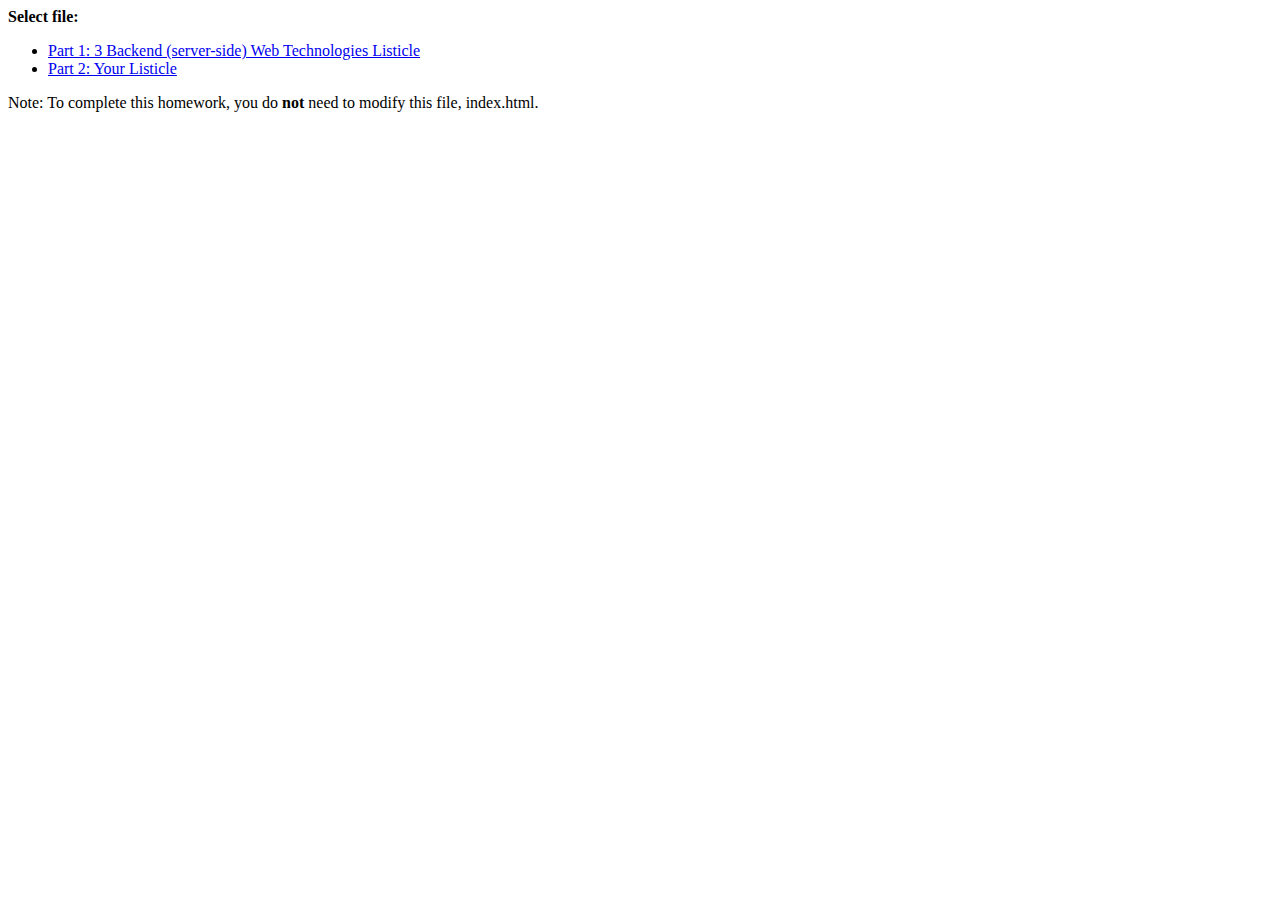
<file: HW3/index.html>
<!DOCTYPE html>
<html>
  <head>
    <meta charset="utf-8">
    <title>EPL344: Homework 3</title>
  </head>
  <body>
    <strong>Select file:</strong>
    <ul>
      <li><a href="listicle.html">Part 1: 3 Backend (server-side) Web Technologies Listicle</a></li>
      <li><a href="my-list.html">Part 2: Your Listicle</a></li>
    </ul>
    <p>
      Note: To complete this homework, you do <strong>not</strong> need to modify this file, index.html.
    </p>
  </body>
</html>
</file>
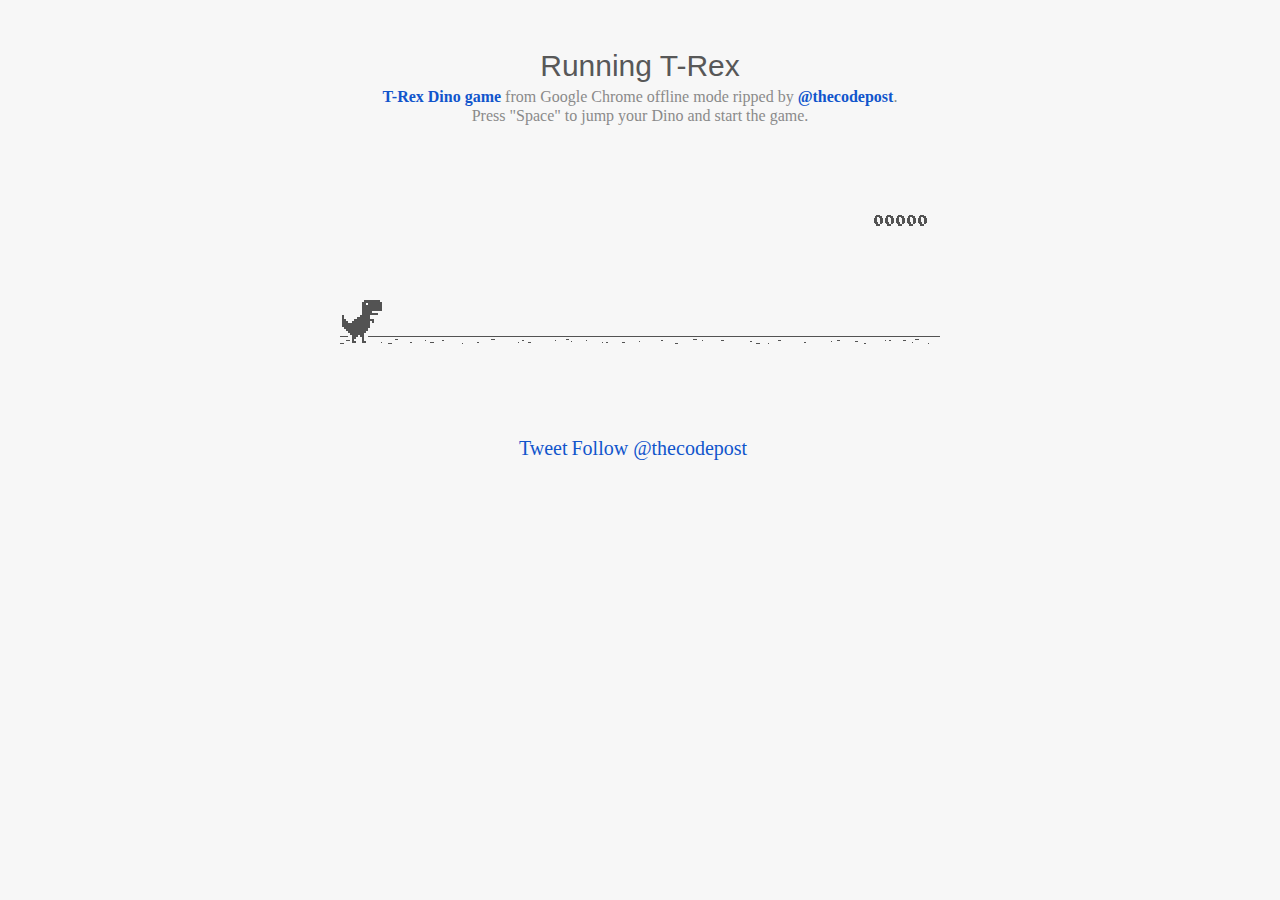
<file: trex.html>
<!DOCTYPE html>
<html>

<head>
    <script src="https://apis.google.com/js/platform.js" async defer></script>
    <script>
        function hideClass(name) {
            for (var elem of $(name)) elem.style.display = "none";
        }
            var DEFAULT_WIDTH = 600, FPS = 60;
            var IS_HIDPI = false, IS_IOS = false, IS_MOBILE = false, IS_TOUCH_ENABLED = false;
        function Runner(outerContainerId) {
                Runner.instance_ = this;
            var outerContainerEl = document.querySelector(outerContainerId);
                this.outerContainerEl = outerContainerEl
                this.containerEl = null;
                this.detailsButton = outerContainerEl.querySelector("#details-button");
                this.config = Runner.config;
                this.dimensions = Runner.defaultDimensions;
                this.canvas = null;
                this.canvasCtx = null;
                this.tRex = null;
                this.distanceMeter = null;
                this.distanceRan = 0;
                this.highestScore = 0;
                this.time = 0;
                this.runningTime = 0;
                this.msPerFrame = 1000 / FPS;
                this.currentSpeed = Runner.config.SPEED;
                this.obstacles = [];
                this.started = false;
                this.activated = false;
                this.crashed = false;
                this.paused = false;
                this.resizeTimerId_ = null;
                this.playCount = 0;
                this.audioBuffer = null;
                this.soundFx = {};
                this.audioContext = null;
                this.images = {};
                this.imagesLoaded = 0;
                loadImages(this);
            };
            Runner.config = {
                ACCELERATION: 0.001,
                BG_CLOUD_SPEED: 0.2,
                BOTTOM_PAD: 10,
                CLEAR_TIME: 3000,
                CLOUD_FREQUENCY: 0.5,
                GAMEOVER_CLEAR_TIME: 750,
                GAP_COEFFICIENT: 0.6,
                GRAVITY: 0.6,
                INITIAL_JUMP_VELOCITY: 12,
                MAX_CLOUDS: 6,
                MAX_OBSTACLE_LENGTH: 3,
                MAX_SPEED: 12,
                MIN_JUMP_HEIGHT: 35,
                MOBILE_SPEED_COEFFICIENT: 1.2,
                RESOURCE_TEMPLATE_ID: "audio-resources",
                SPEED: 6,
                SPEED_DROP_COEFFICIENT: 3
            };
            Runner.defaultDimensions = {
                WIDTH: DEFAULT_WIDTH,
                HEIGHT: 150
            };
            Runner.classes = {
                CANVAS: "runner-canvas",
                CONTAINER: "runner-container",
                CRASHED: "crashed",
                ICON: "icon-offline",
                TOUCH_CONTROLLER: "controller"
            };
            Runner.imageSources = {
                LDPI: [
                    { name: "CACTUS_LARGE", id: "1x-obstacle-large" },
                    { name: "CACTUS_SMALL", id: "1x-obstacle-small" },
                    { name: "CLOUD", id: "1x-cloud" },
                    { name: "HORIZON", id: "1x-horizon" },
                    { name: "RESTART", id: "1x-restart" },
                    { name: "TEXT_SPRITE", id: "1x-text" },
                    { name: "TREX", id: "1x-trex" }
                ]/*,
                HDPI: [
                    { name: "CACTUS_LARGE", id: "2x-obstacle-large" },
                    { name: "CACTUS_SMALL", id: "2x-obstacle-small" },
                    { name: "CLOUD", id: "2x-cloud" },
                    { name: "HORIZON", id: "2x-horizon" },
                    { name: "RESTART", id: "2x-restart" },
                    { name: "TEXT_SPRITE", id: "2x-text" },
                    { name: "TREX", id: "2x-trex" }
                ]*/
            };
            Runner.sounds = {
                BUTTON_PRESS: "offline-sound-press",
                HIT: "offline-sound-hit",
                SCORE: "offline-sound-reached"
            };
            Runner.keycodes = {
                JUMP: { "38": 1, "32": 1 }, // Up, spacebar
                DUCK: { "40": 1 }, // Down
                RESTART: { "13": 1 } // Enter
            };
            Runner.events = {
                ANIM_END: "webkitAnimationEnd",
                CLICK: "click",
                KEYDOWN: "keydown",
                KEYUP: "keyup",
                MOUSEDOWN: "mousedown",
                MOUSEUP: "mouseup",
                RESIZE: "resize",
                TOUCHEND: "touchend",
                TOUCHSTART: "touchstart",
                VISIBILITY: "visibilitychange",
                BLUR: "blur",
                FOCUS: "focus",
                LOAD: "load"
            };
         function loadImages(runner) {
              var imageSources = Runner.imageSources.LDPI;
                    var numImages = imageSources.length;
                    for (var i = numImages - 1; i >= 0; i--) {
                        var imgSource = imageSources[i];
                        runner.images[imgSource.name] = document.getElementById(
                            imgSource.id
                        );
                    }
                    init(runner);
         }
        function init(runner) {
            runner.adjustDimensions();
                    runner.setSpeed();
                    runner.containerEl = document.createElement("div");
                    runner.containerEl.className = Runner.classes.CONTAINER;
                    // Player canvas container.
                    runner.canvas = createCanvas(
                        runner.containerEl,
                        runner.dimensions.WIDTH,
                        runner.dimensions.HEIGHT,
                        Runner.classes.PLAYER
                    );
                    runner.canvasCtx = runner.canvas.getContext("2d");
                    runner.canvasCtx.fillStyle = "#f7f7f7";
                    runner.canvasCtx.fill();
                    Runner.updateCanvasScaling(runner.canvas);
                    // Horizon contains clouds, obstacles and the ground.
                    runner.horizon = new Horizon(
                        runner.canvas,
                        runner.images,
                        runner.dimensions,
                        runner.config.GAP_COEFFICIENT
                    );
                    // Distance meter
                    runner.distanceMeter = new DistanceMeter(
                        runner.canvas,
                        runner.images.TEXT_SPRITE,
                        runner.dimensions.WIDTH
                    );
                    // Draw t-rex
                    runner.tRex = new Trex(runner.canvas, runner.images.TREX);
                    runner.outerContainerEl.appendChild(runner.containerEl);
                    if (IS_MOBILE) {
                        this.createTouchController();
                    }
                    runner.startListening();
                    runner.update();
                    window.addEventListener(
                        Runner.events.RESIZE,
                        runner.debounceResize.bind(runner)
                    );
        }
            Runner.prototype = {
                updateConfigSetting: function(setting, value) {
                    console.log(setting, value);
                    //if (setting in this.config && value != undefined) {
                        this.config[setting] = value;
                        switch (setting) {
                            case "GRAVITY":
                            case "MIN_JUMP_HEIGHT":
                            case "SPEED_DROP_COEFFICIENT":
                                this.tRex.config[setting] = value;
                                break;
                            case "INITIAL_JUMP_VELOCITY":
                                this.tRex.setJumpVelocity(value);
                                break;
                            case "SPEED":
                                this.setSpeed(value);
                                break;
                        }
                    //}
                },
                /*loadImages: function() {
                    var imageSources = Runner.imageSources.LDPI;
                    var numImages = imageSources.length;
                    for (var i = numImages - 1; i >= 0; i--) {
                        var imgSource = imageSources[i];
                        this.images[imgSource.name] = document.getElementById(
                            imgSource.id
                        );
                    }
                    this.init();
                },*/
                loadSounds: function() {
                    this.audioContext = new AudioContext();
                    var resourceTemplate = document.getElementById(
                        this.config.RESOURCE_TEMPLATE_ID
                    ).content;
                    for (var sound in Runner.sounds) {
                        var soundSrc = resourceTemplate.getElementById(
                            Runner.sounds[sound]
                        ).src;
                        soundSrc = soundSrc.substr(soundSrc.indexOf(",") + 1);
                        var buffer = decodeBase64ToArrayBuffer(soundSrc);
                        // Async, so no guarantee of order in array.
                        this.audioContext.decodeAudioData(
                            buffer,
                            function(index, audioData) {
                                this.soundFx[index] = audioData;
                            }.bind(this, sound)
                        );
                    }
                },
                setSpeed: function(opt_speed) {
                    var speed = opt_speed || this.currentSpeed;
                    // Reduce the speed on smaller mobile screens.
                    if (this.dimensions.WIDTH < DEFAULT_WIDTH) {
                        var mobileSpeed =
                            speed *
                            this.dimensions.WIDTH /
                            DEFAULT_WIDTH *
                            this.config.MOBILE_SPEED_COEFFICIENT;
                        this.currentSpeed = mobileSpeed > speed ? speed : mobileSpeed;
                    } else if (opt_speed) {
                        this.currentSpeed = opt_speed;
                    }
                },
                /*init: function() {
                    this.adjustDimensions();
                    this.setSpeed();
                    this.containerEl = document.createElement("div");
                    this.containerEl.className = Runner.classes.CONTAINER;
                    // Player canvas container.
                    this.canvas = createCanvas(
                        this.containerEl,
                        this.dimensions.WIDTH,
                        this.dimensions.HEIGHT,
                        Runner.classes.PLAYER
                    );
                    this.canvasCtx = this.canvas.getContext("2d");
                    this.canvasCtx.fillStyle = "#f7f7f7";
                    this.canvasCtx.fill();
                    Runner.updateCanvasScaling(this.canvas);
                    // Horizon contains clouds, obstacles and the ground.
                    this.horizon = new Horizon(
                        this.canvas,
                        this.images,
                        this.dimensions,
                        this.config.GAP_COEFFICIENT
                    );
                    // Distance meter
                    this.distanceMeter = new DistanceMeter(
                        this.canvas,
                        this.images.TEXT_SPRITE,
                        this.dimensions.WIDTH
                    );
                    // Draw t-rex
                    this.tRex = new Trex(this.canvas, this.images.TREX);
                    this.outerContainerEl.appendChild(this.containerEl);
                    if (IS_MOBILE) {
                        this.createTouchController();
                    }
                    this.startListening();
                    this.update();
                    window.addEventListener(
                        Runner.events.RESIZE,
                        this.debounceResize.bind(this)
                    );
                },*/
                createTouchController: function() {
                    this.touchController = document.createElement("div");
                    this.touchController.className = Runner.classes.TOUCH_CONTROLLER;
                },
                debounceResize: function() {
                    if (!this.resizeTimerId_) {
                        this.resizeTimerId_ = setInterval(
                            this.adjustDimensions.bind(this),
                            250
                        );
                    }
                },
                adjustDimensions: function() {
                    clearInterval(this.resizeTimerId_);
                    this.resizeTimerId_ = null;
                    var boxStyles = window.getComputedStyle(this.outerContainerEl);
                    var padding = Number(
                        boxStyles.paddingLeft.substr(
                            0,
                            boxStyles.paddingLeft.length - 2
                        )
                    );
                    this.dimensions.WIDTH =
                        this.outerContainerEl.offsetWidth - padding * 2;
                    // Redraw the elements back onto the canvas.
                    if (this.canvas) {
                        this.canvas.width = this.dimensions.WIDTH;
                        this.canvas.height = this.dimensions.HEIGHT;
                        Runner.updateCanvasScaling(this.canvas);
                        this.distanceMeter.calcXPos(this.dimensions.WIDTH);
                        this.clearCanvas();
                        this.horizon.update(0, 0, true);
                        this.tRex.update(0);
                        // Outer container and distance meter.
                        if (this.activated || this.crashed) {
                            this.containerEl.style.width = this.dimensions.WIDTH + "px";
                            this.containerEl.style.height =
                                this.dimensions.HEIGHT + "px";
                            this.distanceMeter.update(0, Math.ceil(this.distanceRan));
                            this.stop();
                        } else {
                            this.tRex.draw(0, 0);
                        }
                        // Game over panel.
                        if (this.crashed && this.gameOverPanel) {
                            this.gameOverPanel.updateDimensions(this.dimensions.WIDTH);
                            this.gameOverPanel.draw();
                        }
                    }
                },
                playIntro: function() {
                    if (!this.started && !this.crashed) {
                        this.playingIntro = true;
                        this.tRex.playingIntro = true;
                        // CSS animation definition.
                        var keyframes =
                            "@-webkit-keyframes intro { " +
                            "from { width:" +
                            Trex.config.WIDTH +
                            "px }" +
                            "to { width: " +
                            this.dimensions.WIDTH +
                            "px }" +
                            "}";
                        document.styleSheets[0].insertRule(keyframes, 0);
                        this.containerEl.addEventListener(
                            Runner.events.ANIM_END,
                            this.startGame.bind(this)
                        );
                        this.containerEl.style.webkitAnimation =
                            "intro .4s ease-out 1 both";
                        this.containerEl.style.width = this.dimensions.WIDTH + "px";
                        if (this.touchController) {
                            this.outerContainerEl.appendChild(this.touchController);
                        }
                        this.activated = true;
                        this.started = true;
                    } else if (this.crashed) {
                        this.restart();
                    }
                },
                startGame: function() {
                    this.runningTime = 0;
                    this.playingIntro = false;
                    this.tRex.playingIntro = false;
                    this.containerEl.style.webkitAnimation = "";
                    this.playCount++;
                    // Handle tabbing off the page. Pause the current game.
                    window.addEventListener(
                        Runner.events.VISIBILITY,
                        this.onVisibilityChange.bind(this)
                    );
                    window.addEventListener(
                        Runner.events.BLUR,
                        this.onVisibilityChange.bind(this)
                    );
                    window.addEventListener(
                        Runner.events.FOCUS,
                        this.onVisibilityChange.bind(this)
                    );
                },
                clearCanvas: function() {
                    this.canvasCtx.clearRect(
                        0,
                        0,
                        this.dimensions.WIDTH,
                        this.dimensions.HEIGHT
                    );
                },
                update: function() {
                    this.drawPending = false;
                    var now = getTimeStamp();
                    var deltaTime = now - (this.time || now);
                    this.time = now;
                    if (this.activated) {
                        this.clearCanvas();
                        if (this.tRex.jumping) {
                            this.tRex.updateJump(deltaTime, this.config);
                        }
                        this.runningTime += deltaTime;
                        var hasObstacles = this.runningTime > this.config.CLEAR_TIME;
                        // First jump triggers the intro.
                        if (this.tRex.jumpCount == 1 && !this.playingIntro) {
                            this.playIntro();
                        }
                        // The horizon doesn't move until the intro is over.
                        if (this.playingIntro) {
                            this.horizon.update(0, this.currentSpeed, hasObstacles);
                        } else {
                            deltaTime = !this.started ? 0 : deltaTime;
                            this.horizon.update(
                                deltaTime,
                                this.currentSpeed,
                                hasObstacles
                            );
                        }
                        // Check for collisions.
                        var collision =
                            hasObstacles &&
                            checkForCollision(this.horizon.obstacles[0], this.tRex);
                        if (!collision) {
                            this.distanceRan +=
                                this.currentSpeed * deltaTime / this.msPerFrame;
                            if (this.currentSpeed < this.config.MAX_SPEED) {
                                this.currentSpeed += this.config.ACCELERATION;
                            }
                        } else {
                            this.gameOver();
                        }
                        if (
                            this.distanceMeter.getActualDistance(this.distanceRan) >
                            this.distanceMeter.maxScore
                        ) {
                            this.distanceRan = 0;
                        }
                        var playAcheivementSound = this.distanceMeter.update(
                            deltaTime,
                            Math.ceil(this.distanceRan)
                        );
                        if (playAcheivementSound) {
                            this.playSound(this.soundFx.SCORE);
                        }
                    }
                    if (!this.crashed) {
                        this.tRex.update(deltaTime);
                        this.raq();
                    }
                },
                handleEvent: function(e) {
                    return function(evtType, events) {
                        switch (evtType) {
                            case events.KEYDOWN:
                            case events.TOUCHSTART:
                            case events.MOUSEDOWN:
                                this.onKeyDown(e);
                                break;
                            case events.KEYUP:
                            case events.TOUCHEND:
                            case events.MOUSEUP:
                                this.onKeyUp(e);
                                break;
                        }
                    }.bind(this)(e.type, Runner.events);
                },
                startListening: function() {
                    // Keys.
                    document.addEventListener(Runner.events.KEYDOWN, this);
                    document.addEventListener(Runner.events.KEYUP, this);
                    if (IS_MOBILE) {
                        // Mobile only touch devices.
                        this.touchController.addEventListener(
                            Runner.events.TOUCHSTART,
                            this
                        );
                        this.touchController.addEventListener(
                            Runner.events.TOUCHEND,
                            this
                        );
                        this.containerEl.addEventListener(
                            Runner.events.TOUCHSTART,
                            this
                        );
                    } else {
                        // Mouse.
                        document.addEventListener(Runner.events.MOUSEDOWN, this);
                        document.addEventListener(Runner.events.MOUSEUP, this);
                    }
                },
                stopListening: function() {
                    document.removeEventListener(Runner.events.KEYDOWN, this);
                    document.removeEventListener(Runner.events.KEYUP, this);
                    if (IS_MOBILE) {
                        this.touchController.removeEventListener(
                            Runner.events.TOUCHSTART,
                            this
                        );
                        this.touchController.removeEventListener(
                            Runner.events.TOUCHEND,
                            this
                        );
                        this.containerEl.removeEventListener(
                            Runner.events.TOUCHSTART,
                            this
                        );
                    } else {
                        document.removeEventListener(Runner.events.MOUSEDOWN, this);
                        document.removeEventListener(Runner.events.MOUSEUP, this);
                    }
                },
                onKeyDown: function(e) {
                    if (e.target != this.detailsButton) {
                        if (
                            !this.crashed &&
                            (Runner.keycodes.JUMP[String(e.keyCode)] ||
                                e.type == Runner.events.TOUCHSTART)
                        ) {
                            if (!this.activated) {
                                this.loadSounds();
                                this.activated = true;
                            }
                            if (!this.tRex.jumping) {
                                this.playSound(this.soundFx.BUTTON_PRESS);
                                this.tRex.startJump();
                            }
                        }
                        if (
                            this.crashed &&
                            e.type == Runner.events.TOUCHSTART &&
                            e.currentTarget == this.containerEl
                        ) {
                            this.restart();
                        }
                    }
                    // Speed drop, activated only when jump key is not pressed.
                    if (Runner.keycodes.DUCK[e.keyCode] && this.tRex.jumping) {
                        e.preventDefault();
                        this.tRex.setSpeedDrop();
                    }
                },
                onKeyUp: function(e) {
                    var keyCode = String(e.keyCode);
                    var isjumpKey =
                        Runner.keycodes.JUMP[keyCode] ||
                        e.type == Runner.events.TOUCHEND ||
                        e.type == Runner.events.MOUSEDOWN;
                    if (this.isRunning() && isjumpKey) {
                        this.tRex.endJump();
                    } else if (Runner.keycodes.DUCK[keyCode]) {
                        this.tRex.speedDrop = false;
                    } else if (this.crashed) {
                        // Check that enough time has elapsed before allowing jump key to restart.
                        var deltaTime = getTimeStamp() - this.time;
                        if (
                            Runner.keycodes.RESTART[keyCode] ||
                            (e.type == Runner.events.MOUSEUP &&
                                e.target == this.canvas) ||
                            (deltaTime >= this.config.GAMEOVER_CLEAR_TIME &&
                                Runner.keycodes.JUMP[keyCode])
                        ) {
                            this.restart();
                        }
                    } else if (this.paused && isjumpKey) {
                        this.play();
                    }
                },
                raq: function() {
                    if (!this.drawPending) {
                        this.drawPending = true;
                        this.raqId = requestAnimationFrame(this.update.bind(this));
                    }
                },
                isRunning: function() {
                    return !!this.raqId;
                },
                gameOver: function() {
                    this.playSound(this.soundFx.HIT);
                    vibrate(200);
                    this.stop();
                    this.crashed = true;
                    this.distanceMeter.acheivement = false;
                    this.tRex.update(100, Trex.status.CRASHED);
                    // Game over panel.
                    if (!this.gameOverPanel) {
                        this.gameOverPanel = new GameOverPanel(
                            this.canvas,
                            this.images.TEXT_SPRITE,
                            this.images.RESTART,
                            this.dimensions
                        );
                    } else {
                        this.gameOverPanel.draw();
                    }
                    // Update the high score.
                    if (this.distanceRan > this.highestScore) {
                        this.highestScore = Math.ceil(this.distanceRan);
                        this.distanceMeter.setHighScore(this.highestScore);
                    }
                    // Reset the time clock.
                    this.time = getTimeStamp();
                },
                stop: function() {
                    this.activated = false;
                    this.paused = true;
                    cancelAnimationFrame(this.raqId);
                    this.raqId = 0;
                },
                play: function() {
                    if (!this.crashed) {
                        this.activated = true;
                        this.paused = false;
                        this.tRex.update(0, Trex.status.RUNNING);
                        this.time = getTimeStamp();
                        this.update();
                    }
                },
                restart: function() {
                    if (!this.raqId) {
                        this.playCount++;
                        this.runningTime = 0;
                        this.activated = true;
                        this.crashed = false;
                        this.distanceRan = 0;
                        this.setSpeed(this.config.SPEED);
                        this.time = getTimeStamp();
                        this.containerEl.classList.remove(Runner.classes.CRASHED);
                        this.clearCanvas();
                        this.distanceMeter.reset(this.highestScore);
                        this.horizon.reset();
                        this.tRex.reset();
                        this.playSound(this.soundFx.BUTTON_PRESS);
                        this.update();
                    }
                },
                onVisibilityChange: function(e) {
                    if (document.hidden || document.webkitHidden || e.type == "blur") {
                        this.stop();
                    } else {
                        this.play();
                    }
                },
                playSound: function(soundBuffer) {
                    if (soundBuffer) {
                        var sourceNode = this.audioContext.createBufferSource();
                        sourceNode.buffer = soundBuffer;
                        sourceNode.connect(this.audioContext.destination);
                        sourceNode.start(0);
                    }
                }
            };
            // Updates the canvas size taking into account the backing store pixel ratio and the device pixel ratio.
            // See article by Paul Lewis: https://www.html5rocks.com/en/tutorials/canvas/hidpi/
            Runner.updateCanvasScaling = function(canvas, opt_width, opt_height) {
                var context = canvas.getContext("2d");
                // Query the various pixel ratios
                var devicePxRatio = Math.floor(window.devicePixelRatio) || 1;
                var backingStoreRatio = Math.floor(context.webkitBackingStorePixelRatio) || 1;
                var ratio = devicePxRatio / backingStoreRatio;
                // Upscale the canvas if the two ratios don't match
                if (ratio !== 1) {
                    var oldWidth = opt_width || canvas.width;
                    var oldHeight = opt_height || canvas.height;
                    canvas.width = oldWidth * ratio;
                    canvas.height = oldHeight * ratio;
                    canvas.style.width = oldWidth + "px";
                    canvas.style.height = oldHeight + "px";
                    // Scale the context to counter the fact that we've manually scaled our canvas element.
                    context.scale(ratio, ratio);
                    return true;
                }
                return false;
            };
            var getRandomNum = (min, max) => Math.floor(Math.random() * (max - min + 1)) + min;
            var vibrate = duration => navigator.vibrate(duration);
            function createCanvas(container, width, height, opt_classname) {
                var canvas = document.createElement("canvas");
                canvas.className = opt_classname
                    ? Runner.classes.CANVAS + " " + opt_classname
                    : Runner.classes.CANVAS;
                canvas.width = width;
                canvas.height = height;
                container.appendChild(canvas);
                return canvas;
            }
            function decodeBase64ToArrayBuffer(base64String) {
                var len = base64String.length / 4 * 3;
                var str = atob(base64String);
                var arrayBuffer = new ArrayBuffer(len);
                var bytes = new Uint8Array(arrayBuffer);
                for (var i = 0; i < len; i++) {
                    bytes[i] = str.charCodeAt(i);
                }
                return bytes.buffer;
            }
            function getTimeStamp() {
                return performance.now();
            }
            function GameOverPanel(canvas, textSprite, restartImg, dimensions) {
                this.canvas = canvas;
                this.canvasCtx = canvas.getContext("2d");
                this.canvasDimensions = dimensions;
                this.textSprite = textSprite;
                this.restartImg = restartImg;
                this.draw();
            }
            GameOverPanel.dimensions = {
                TEXT_X: 0,
                TEXT_Y: 13,
                TEXT_WIDTH: 191,
                TEXT_HEIGHT: 11,
                RESTART_WIDTH: 36,
                RESTART_HEIGHT: 32
            };
            GameOverPanel.prototype = {
                updateDimensions: function(width, opt_height) {
                    this.canvasDimensions.WIDTH = width;
                    if (opt_height) {
                        this.canvasDimensions.HEIGHT = opt_height;
                    }
                },
                draw: function() {
                    var dimensions = GameOverPanel.dimensions;
                    var centerX = this.canvasDimensions.WIDTH / 2;
                    // Game over text.
                    var textSourceX = dimensions.TEXT_X;
                    var textSourceY = dimensions.TEXT_Y;
                    var textSourceWidth = dimensions.TEXT_WIDTH;
                    var textSourceHeight = dimensions.TEXT_HEIGHT;
                    var textTargetX = Math.round(centerX - dimensions.TEXT_WIDTH / 2);
                    var textTargetY = Math.round(
                        (this.canvasDimensions.HEIGHT - 25) / 3
                    );
                    var textTargetWidth = dimensions.TEXT_WIDTH;
                    var textTargetHeight = dimensions.TEXT_HEIGHT;
                    var restartSourceWidth = dimensions.RESTART_WIDTH;
                    var restartSourceHeight = dimensions.RESTART_HEIGHT;
                    var restartTargetX = centerX - dimensions.RESTART_WIDTH / 2;
                    var restartTargetY = this.canvasDimensions.HEIGHT / 2;
                    if (IS_HIDPI) {
                        textSourceY *= 2;
                        textSourceX *= 2;
                        textSourceWidth *= 2;
                        textSourceHeight *= 2;
                        restartSourceWidth *= 2;
                        restartSourceHeight *= 2;
                    }
                    // Game over text from sprite.
                    this.canvasCtx.drawImage(
                        this.textSprite,
                        textSourceX,
                        textSourceY,
                        textSourceWidth,
                        textSourceHeight,
                        textTargetX,
                        textTargetY,
                        textTargetWidth,
                        textTargetHeight
                    );
                    // Restart button.
                    this.canvasCtx.drawImage(
                        this.restartImg,
                        0,
                        0,
                        restartSourceWidth,
                        restartSourceHeight,
                        restartTargetX,
                        restartTargetY,
                        dimensions.RESTART_WIDTH,
                        dimensions.RESTART_HEIGHT
                    );
                }
            };
            function checkForCollision(obstacle, tRex, opt_canvasCtx) {
                var obstacleBoxXPos = Runner.defaultDimensions.WIDTH + obstacle.xPos;
                // Adjustments are made to the bounding box as there is a 1 pixel white
                // border around the t-rex and obstacles.
                var tRexBox = new CollisionBox(
                    tRex.xPos + 1,
                    tRex.yPos + 1,
                    tRex.config.WIDTH - 2,
                    tRex.config.HEIGHT - 2
                );
                var obstacleBox = new CollisionBox(
                    obstacle.xPos + 1,
                    obstacle.yPos + 1,
                    obstacle.typeConfig.width * obstacle.size - 2,
                    obstacle.typeConfig.height - 2
                );
                // Debug outer box
                if (opt_canvasCtx) {
                    drawCollisionBoxes(opt_canvasCtx, tRexBox, obstacleBox);
                }
                // Simple outer bounds check.
                if (boxCompare(tRexBox, obstacleBox)) {
                    var collisionBoxes = obstacle.collisionBoxes;
                    var tRexCollisionBoxes = Trex.collisionBoxes;
                    // Detailed axis aligned box check.
                    for (var t = 0; t < tRexCollisionBoxes.length; t++) {
                        for (var i = 0; i < collisionBoxes.length; i++) {
                            // Adjust the box to actual positions.
                            var adjTrexBox = createAdjustedCollisionBox(
                                tRexCollisionBoxes[t],
                                tRexBox
                            );
                            var adjObstacleBox = createAdjustedCollisionBox(
                                collisionBoxes[i],
                                obstacleBox
                            );
                            var crashed = boxCompare(adjTrexBox, adjObstacleBox);
                            // Draw boxes for debug.
                            if (opt_canvasCtx) {
                                drawCollisionBoxes(
                                    opt_canvasCtx,
                                    adjTrexBox,
                                    adjObstacleBox
                                );
                            }
                            if (crashed) {
                                return [adjTrexBox, adjObstacleBox];
                            }
                        }
                    }
                }
                return false;
            }
            function createAdjustedCollisionBox(box, adjustment) {
                return new CollisionBox(
                    box.x + adjustment.x,
                    box.y + adjustment.y,
                    box.width,
                    box.height
                );
            }
            function drawCollisionBoxes(canvasCtx, tRexBox, obstacleBox) {
                canvasCtx.save();
                canvasCtx.strokeStyle = "#f00";
                canvasCtx.strokeRect(
                    tRexBox.x,
                    tRexBox.y,
                    tRexBox.width,
                    tRexBox.height
                );
                canvasCtx.strokeStyle = "#0f0";
                canvasCtx.strokeRect(
                    obstacleBox.x,
                    obstacleBox.y,
                    obstacleBox.width,
                    obstacleBox.height
                );
                canvasCtx.restore();
            }
            function boxCompare(tRexBox, obstacleBox) {
                var crashed = false;
                var tRexBoxX = tRexBox.x;
                var tRexBoxY = tRexBox.y;
                var obstacleBoxX = obstacleBox.x;
                var obstacleBoxY = obstacleBox.y;
                // Axis-Aligned Bounding Box method.
                if (
                    tRexBox.x < obstacleBoxX + obstacleBox.width &&
                    tRexBox.x + tRexBox.width > obstacleBoxX &&
                    tRexBox.y < obstacleBox.y + obstacleBox.height &&
                    tRexBox.height + tRexBox.y > obstacleBox.y
                ) {
                    crashed = true;
                }
                return crashed;
            }
            function CollisionBox(x, y, w, h) {
                this.x = x;
                this.y = y;
                this.width = w;
                this.height = h;
            }
            function Obstacle(
                canvasCtx,
                type,
                obstacleImg,
                dimensions,
                gapCoefficient,
                speed
            ) {
                this.canvasCtx = canvasCtx;
                this.image = obstacleImg;
                this.typeConfig = type;
                this.gapCoefficient = gapCoefficient;
                this.size = getRandomNum(1, Obstacle.MAX_OBSTACLE_LENGTH);
                this.dimensions = dimensions;
                this.remove = false;
                this.xPos = 0;
                this.yPos = this.typeConfig.yPos;
                this.width = 0;
                this.collisionBoxes = [];
                this.gap = 0;
                this.init(speed);
            }
            Obstacle.MAX_GAP_COEFFICIENT = 1.5;
            Obstacle.MAX_OBSTACLE_LENGTH = 3;
            Obstacle.prototype = {
                init: function(speed) {
                    this.cloneCollisionBoxes();
                    // Only allow sizing if we're at the right speed.
                    if (this.size > 1 && this.typeConfig.multipleSpeed > speed) {
                        this.size = 1;
                    }
                    this.width = this.typeConfig.width * this.size;
                    this.xPos = this.dimensions.WIDTH - this.width;
                    this.draw();
                    // Make collision box adjustments,
                    // Central box is adjusted to the size as one box.
                    // | |<->| | | |<--->| | | |<----->| |
                    // | | 1 | | | |  2  | | | |   3   | |
                    // |_|___|_| |_|_____|_| |_|_______|_|
                    if (this.size > 1) {
                        this.collisionBoxes[1].width =
                            this.width -
                            this.collisionBoxes[0].width -
                            this.collisionBoxes[2].width;
                        this.collisionBoxes[2].x =
                            this.width - this.collisionBoxes[2].width;
                    }
                    this.gap = this.getGap(this.gapCoefficient, speed);
                },
                draw: function() {
                    var sourceWidth = this.typeConfig.width;
                    var sourceHeight = this.typeConfig.height;
                    if (IS_HIDPI) {
                        sourceWidth = sourceWidth * 2;
                        sourceHeight = sourceHeight * 2;
                    }
                    // Sprite
                    var sourceX = sourceWidth * this.size * (0.5 * (this.size - 1));
                    this.canvasCtx.drawImage(
                        this.image,
                        sourceX,
                        0,
                        sourceWidth * this.size,
                        sourceHeight,
                        this.xPos,
                        this.yPos,
                        this.typeConfig.width * this.size,
                        this.typeConfig.height
                    );
                },
                update: function(deltaTime, speed) {
                    if (!this.remove) {
                        this.xPos -= Math.floor(speed * FPS / 1000 * deltaTime);
                        this.draw();
                        if (!this.isVisible()) {
                            this.remove = true;
                        }
                    }
                },
                getGap: function(gapCoefficient, speed) {
                    var minGap = Math.round(
                        this.width * speed + this.typeConfig.minGap * gapCoefficient
                    );
                    var maxGap = Math.round(minGap * Obstacle.MAX_GAP_COEFFICIENT);
                    return getRandomNum(minGap, maxGap);
                },
                isVisible: function() {
                    return this.xPos + this.width > 0;
                },
                cloneCollisionBoxes: function() {
                    var collisionBoxes = this.typeConfig.collisionBoxes;
                    for (var i = collisionBoxes.length - 1; i >= 0; i--) {
                        this.collisionBoxes[i] = new CollisionBox(
                            collisionBoxes[i].x,
                            collisionBoxes[i].y,
                            collisionBoxes[i].width,
                            collisionBoxes[i].height
                        );
                    }
                }
            };
            Obstacle.types = [
                {
                    type: "CACTUS_SMALL",
                    className: " cactus cactus-small ",
                    width: 17,
                    height: 35,
                    yPos: 105,
                    multipleSpeed: 3,
                    minGap: 120,
                    collisionBoxes: [
                        new CollisionBox(0, 7, 5, 27),
                        new CollisionBox(4, 0, 6, 34),
                        new CollisionBox(10, 4, 7, 14)
                    ]
                },
                {
                    type: "CACTUS_LARGE",
                    className: " cactus cactus-large ",
                    width: 25,
                    height: 50,
                    yPos: 90,
                    multipleSpeed: 6,
                    minGap: 120,
                    collisionBoxes: [
                        new CollisionBox(0, 12, 7, 38),
                        new CollisionBox(8, 0, 7, 49),
                        new CollisionBox(13, 10, 10, 38)
                    ]
                }
            ];
            function Trex(canvas, image) {
                this.canvas = canvas;
                this.canvasCtx = canvas.getContext("2d");
                this.image = image;
                this.xPos = 0;
                this.yPos = 0;
                // Position when on the ground.
                this.groundYPos = 0;
                this.currentFrame = 0;
                this.currentAnimFrames = [];
                this.blinkDelay = 0;
                this.animStartTime = 0;
                this.timer = 0;
                this.msPerFrame = 1000 / FPS;
                this.config = Trex.config;
                // Current status.
                this.status = Trex.status.WAITING;
                this.jumping = false;
                this.jumpVelocity = 0;
                this.reachedMinHeight = false;
                this.speedDrop = false;
                this.jumpCount = 0;
                this.jumpspotX = 0;
                this.init();
            }
            Trex.config = {
                DROP_VELOCITY: -5,
                GRAVITY: 0.6,
                HEIGHT: 47,
                INIITAL_JUMP_VELOCITY: -10,
                INTRO_DURATION: 1500,
                MAX_JUMP_HEIGHT: 30,
                MIN_JUMP_HEIGHT: 30,
                SPEED_DROP_COEFFICIENT: 3,
                SPRITE_WIDTH: 262,
                START_X_POS: 50,
                WIDTH: 44
            };
            Trex.collisionBoxes = [
                new CollisionBox(1, -1, 30, 26),
                new CollisionBox(32, 0, 8, 16),
                new CollisionBox(10, 35, 14, 8),
                new CollisionBox(1, 24, 29, 5),
                new CollisionBox(5, 30, 21, 4),
                new CollisionBox(9, 34, 15, 4)
            ];
            Trex.status = {
                CRASHED: "CRASHED",
                JUMPING: "JUMPING",
                RUNNING: "RUNNING",
                WAITING: "WAITING"
            };
            Trex.animFrames = {
                WAITING: {
                    frames: [44, 0],
                    msPerFrame: 1000 / 3
                },
                RUNNING: {
                    frames: [88, 132],
                    msPerFrame: 1000 / 12
                },
                CRASHED: {
                    frames: [220],
                    msPerFrame: 1000 / 60
                },
                JUMPING: {
                    frames: [0],
                    msPerFrame: 1000 / 60
                }
            };
            Trex.prototype = {
                init: function() {
                    this.blinkDelay = this.setBlinkDelay();
                    this.groundYPos =
                        Runner.defaultDimensions.HEIGHT -
                        this.config.HEIGHT -
                        Runner.config.BOTTOM_PAD;
                    this.yPos = this.groundYPos;
                    this.minJumpHeight = this.groundYPos - this.config.MIN_JUMP_HEIGHT;
                    this.draw(0, 0);
                    this.update(0, Trex.status.WAITING);
                },
                setJumpVelocity: function(setting) {
                    this.config.INIITAL_JUMP_VELOCITY = -setting;
                    this.config.DROP_VELOCITY = -setting / 2;
                },
                update: function(deltaTime, opt_status) {
                    this.timer += deltaTime;
                    // Update the status.
                    if (opt_status) {
                        this.status = opt_status;
                        this.currentFrame = 0;
                        this.msPerFrame = Trex.animFrames[opt_status].msPerFrame;
                        this.currentAnimFrames = Trex.animFrames[opt_status].frames;
                        if (opt_status == Trex.status.WAITING) {
                            this.animStartTime = getTimeStamp();
                            this.setBlinkDelay();
                        }
                    }
                    // Game intro animation, T-rex moves in from the left.
                    if (this.playingIntro && this.xPos < this.config.START_X_POS) {
                        this.xPos += Math.round(
                            this.config.START_X_POS /
                                this.config.INTRO_DURATION *
                                deltaTime
                        );
                    }
                    if (this.status == Trex.status.WAITING) {
                        this.blink(getTimeStamp());
                    } else {
                        this.draw(this.currentAnimFrames[this.currentFrame], 0);
                    }
                    // Update the frame position.
                    if (this.timer >= this.msPerFrame) {
                        this.currentFrame = this.currentFrame ==
                            this.currentAnimFrames.length - 1
                            ? 0
                            : this.currentFrame + 1;
                        this.timer = 0;
                    }
                },
                draw: function(x, y) {
                    var sourceX = x;
                    var sourceY = y;
                    var sourceWidth = this.config.WIDTH;
                    var sourceHeight = this.config.HEIGHT;
                    if (IS_HIDPI) {
                        sourceX *= 2;
                        sourceY *= 2;
                        sourceWidth *= 2;
                        sourceHeight *= 2;
                    }
                    this.canvasCtx.drawImage(
                        this.image,
                        sourceX,
                        sourceY,
                        sourceWidth,
                        sourceHeight,
                        this.xPos,
                        this.yPos,
                        this.config.WIDTH,
                        this.config.HEIGHT
                    );
                },
                setBlinkDelay: function() {
                    this.blinkDelay = Math.ceil(Math.random() * Trex.BLINK_TIMING);
                },
                blink: function(time) {
                    var deltaTime = time - this.animStartTime;
                    if (deltaTime >= this.blinkDelay) {
                        this.draw(this.currentAnimFrames[this.currentFrame], 0);
                        if (this.currentFrame == 1) {
                            // Set new random delay to blink.
                            this.setBlinkDelay();
                            this.animStartTime = time;
                        }
                    }
                },
                startJump: function() {
                    if (!this.jumping) {
                        this.update(0, Trex.status.JUMPING);
                        this.jumpVelocity = this.config.INIITAL_JUMP_VELOCITY;
                        this.jumping = true;
                        this.reachedMinHeight = false;
                        this.speedDrop = false;
                    }
                },
                endJump: function() {
                    if (
                        this.reachedMinHeight &&
                        this.jumpVelocity < this.config.DROP_VELOCITY
                    ) {
                        this.jumpVelocity = this.config.DROP_VELOCITY;
                    }
                },
                updateJump: function(deltaTime) {
                    var msPerFrame = Trex.animFrames[this.status].msPerFrame;
                    var framesElapsed = deltaTime / msPerFrame;
                    // Speed drop makes Trex fall faster.
                    if (this.speedDrop) {
                        this.yPos += Math.round(
                            this.jumpVelocity *
                                this.config.SPEED_DROP_COEFFICIENT *
                                framesElapsed
                        );
                    } else {
                        this.yPos += Math.round(this.jumpVelocity * framesElapsed);
                    }
                    this.jumpVelocity += this.config.GRAVITY * framesElapsed;
                    // Minimum height has been reached.
                    if (this.yPos < this.minJumpHeight || this.speedDrop) {
                        this.reachedMinHeight = true;
                    }
                    // Reached max height
                    if (this.yPos < this.config.MAX_JUMP_HEIGHT || this.speedDrop) {
                        this.endJump();
                    }
                    // Back down at ground level. Jump completed.
                    if (this.yPos > this.groundYPos) {
                        this.reset();
                        this.jumpCount++;
                    }
                    this.update(deltaTime);
                },
                setSpeedDrop: function() {
                    this.speedDrop = true;
                    this.jumpVelocity = 1;
                },
                reset: function() {
                    this.yPos = this.groundYPos;
                    this.jumpVelocity = 0;
                    this.jumping = false;
                    this.update(0, Trex.status.RUNNING);
                    this.midair = false;
                    this.speedDrop = false;
                    this.jumpCount = 0;
                }
            };
            function DistanceMeter(canvas, spriteSheet, canvasWidth) {
                this.canvas = canvas;
                this.canvasCtx = canvas.getContext("2d");
                this.image = spriteSheet;
                this.x = 0;
                this.y = 5;
                this.currentDistance = 0;
                this.maxScore = 0;
                this.highScore = 0;
                this.container = null;
                this.digits = [];
                this.acheivement = false;
                this.defaultString = "";
                this.flashTimer = 0;
                this.flashIterations = 0;
                this.config = DistanceMeter.config;
                this.init(canvasWidth);
            }
            DistanceMeter.dimensions = {
                WIDTH: 10,
                HEIGHT: 13,
                DEST_WIDTH: 11
            };
            DistanceMeter.yPos = [0, 13, 27, 40, 53, 67, 80, 93, 107, 120];
            DistanceMeter.config = {
                // Number of digits.
                MAX_DISTANCE_UNITS: 5,
                // Distance that causes achievement animation.
                ACHIEVEMENT_DISTANCE: 100,
                // Used for conversion from pixel distance to a scaled unit.
                COEFFICIENT: 0.025,
                // Flash duration in milliseconds.
                FLASH_DURATION: 1000 / 4,
                // Flash iterations for achievement animation.
                FLASH_ITERATIONS: 3
            };
            DistanceMeter.prototype = {
                init: function(width) {
                    var maxDistanceStr = "";
                    this.calcXPos(width);
                    this.maxScore = this.config.MAX_DISTANCE_UNITS;
                    for (var i = 0; i < this.config.MAX_DISTANCE_UNITS; i++) {
                        this.draw(i, 0);
                        this.defaultString += "0";
                        maxDistanceStr += "9";
                    }
                    this.maxScore = parseInt(maxDistanceStr);
                },
                calcXPos: function(canvasWidth) {
                    this.x =
                        canvasWidth -
                        DistanceMeter.dimensions.DEST_WIDTH *
                            (this.config.MAX_DISTANCE_UNITS + 1);
                },
                draw: function(digitPos, value, opt_highScore) {
                    var sourceWidth = DistanceMeter.dimensions.WIDTH;
                    var sourceHeight = DistanceMeter.dimensions.HEIGHT;
                    var sourceX = DistanceMeter.dimensions.WIDTH * value;
                    var targetX = digitPos * DistanceMeter.dimensions.DEST_WIDTH;
                    var targetY = this.y;
                    var targetWidth = DistanceMeter.dimensions.WIDTH;
                    var targetHeight = DistanceMeter.dimensions.HEIGHT;
                    // For high DPI we 2x source values.
                    if (IS_HIDPI) {
                        sourceWidth *= 2;
                        sourceHeight *= 2;
                        sourceX *= 2;
                    }
                    this.canvasCtx.save();
                    if (opt_highScore) {
                        // Left of the current score.
                        var highScoreX =
                            this.x -
                            this.config.MAX_DISTANCE_UNITS *
                                2 *
                                DistanceMeter.dimensions.WIDTH;
                        this.canvasCtx.translate(highScoreX, this.y);
                    } else {
                        this.canvasCtx.translate(this.x, this.y);
                    }
                    this.canvasCtx.drawImage(
                        this.image,
                        sourceX,
                        0,
                        sourceWidth,
                        sourceHeight,
                        targetX,
                        targetY,
                        targetWidth,
                        targetHeight
                    );
                    this.canvasCtx.restore();
                },
                getActualDistance: function(distance) {
                    return distance
                        ? Math.round(distance * this.config.COEFFICIENT)
                        : 0;
                },
                update: function(deltaTime, distance) {
                    var paint = true;
                    var playSound = false;
                    if (!this.acheivement) {
                        distance = this.getActualDistance(distance);
                        if (distance > 0) {
                            // Acheivement unlocked
                            if (distance % this.config.ACHIEVEMENT_DISTANCE == 0) {
                                // Flash score and play sound.
                                this.acheivement = true;
                                this.flashTimer = 0;
                                playSound = true;
                            }
                            // Create a string representation of the distance with leading 0.
                            var distanceStr = (this.defaultString + distance).substr(
                                -this.config.MAX_DISTANCE_UNITS
                            );
                            this.digits = distanceStr.split("");
                        } else {
                            this.digits = this.defaultString.split("");
                        }
                    } else {
                        // Control flashing of the score on reaching acheivement.
                        if (this.flashIterations <= this.config.FLASH_ITERATIONS) {
                            this.flashTimer += deltaTime;
                            if (this.flashTimer < this.config.FLASH_DURATION) {
                                paint = false;
                            } else if (
                                this.flashTimer >
                                this.config.FLASH_DURATION * 2
                            ) {
                                this.flashTimer = 0;
                                this.flashIterations++;
                            }
                        } else {
                            this.acheivement = false;
                            this.flashIterations = 0;
                            this.flashTimer = 0;
                        }
                    }
                    // Draw the digits if not flashing.
                    if (paint) {
                        for (var i = this.digits.length - 1; i >= 0; i--) {
                            this.draw(i, parseInt(this.digits[i]));
                        }
                    }
                    this.drawHighScore();
                    return playSound;
                },
                drawHighScore: function() {
                    this.canvasCtx.save();
                    this.canvasCtx.globalAlpha = 0.8;
                    for (var i = this.highScore.length - 1; i >= 0; i--) {
                        this.draw(i, parseInt(this.highScore[i], 10), true);
                    }
                    this.canvasCtx.restore();
                },
                setHighScore: function(distance) {
                    distance = this.getActualDistance(distance);
                    var highScoreStr = (this.defaultString + distance).substr(
                        -this.config.MAX_DISTANCE_UNITS
                    );
                    this.highScore = ["10", "11", ""].concat(highScoreStr.split(""));
                },
                reset: function() {
                    this.update(0);
                    this.acheivement = false;
                }
            };
            function Cloud(canvas, cloudImg, containerWidth) {
                this.canvas = canvas;
                this.canvasCtx = this.canvas.getContext("2d");
                this.image = cloudImg;
                this.containerWidth = containerWidth;
                this.xPos = containerWidth;
                this.yPos = 0;
                this.remove = false;
                this.cloudGap = getRandomNum(
                    Cloud.config.MIN_CLOUD_GAP,
                    Cloud.config.MAX_CLOUD_GAP
                );
                this.init();
            }
            Cloud.config = {
                HEIGHT: 14,
                MAX_CLOUD_GAP: 400,
                MAX_SKY_LEVEL: 30,
                MIN_CLOUD_GAP: 100,
                MIN_SKY_LEVEL: 71,
                WIDTH: 46
            };
            Cloud.prototype = {
                init: function() {
                    this.yPos = getRandomNum(
                        Cloud.config.MAX_SKY_LEVEL,
                        Cloud.config.MIN_SKY_LEVEL
                    );
                    this.draw();
                },
                draw: function() {
                    this.canvasCtx.save();
                    var sourceWidth = Cloud.config.WIDTH;
                    var sourceHeight = Cloud.config.HEIGHT;
                    if (IS_HIDPI) {
                        sourceWidth = sourceWidth * 2;
                        sourceHeight = sourceHeight * 2;
                    }
                    this.canvasCtx.drawImage(
                        this.image,
                        0,
                        0,
                        sourceWidth,
                        sourceHeight,
                        this.xPos,
                        this.yPos,
                        Cloud.config.WIDTH,
                        Cloud.config.HEIGHT
                    );
                    this.canvasCtx.restore();
                },
                update: function(speed) {
                    if (!this.remove) {
                        this.xPos -= Math.ceil(speed);
                        this.draw();
                        // Mark as removeable if no longer in the canvas.
                        if (!this.isVisible()) {
                            this.remove = true;
                        }
                    }
                },
                isVisible: function() {
                    return this.xPos + Cloud.config.WIDTH > 0;
                }
            };
            function HorizonLine(canvas, bgImg) {
                this.image = bgImg;
                this.canvas = canvas;
                this.canvasCtx = canvas.getContext("2d");
                this.sourceDimensions = {};
                this.dimensions = HorizonLine.dimensions;
                this.sourceXPos = [0, this.dimensions.WIDTH];
                this.xPos = [];
                this.yPos = 0;
                this.bumpThreshold = 0.5;
                this.setSourceDimensions();
                this.draw();
            }
            HorizonLine.dimensions = {
                WIDTH: 600,
                HEIGHT: 12,
                YPOS: 127
            };
            HorizonLine.prototype = {
                setSourceDimensions: function() {
                    for (var dimension in HorizonLine.dimensions) {
                        if (IS_HIDPI) {
                            if (dimension != "YPOS") {
                                this.sourceDimensions[dimension] =
                                    HorizonLine.dimensions[dimension] * 2;
                            }
                        } else {
                            this.sourceDimensions[dimension] =
                                HorizonLine.dimensions[dimension];
                        }
                        this.dimensions[dimension] = HorizonLine.dimensions[dimension];
                    }
                    this.xPos = [0, HorizonLine.dimensions.WIDTH];
                    this.yPos = HorizonLine.dimensions.YPOS;
                },
                getRandomType: function() {
                    return Math.random() > this.bumpThreshold
                        ? this.dimensions.WIDTH
                        : 0;
                },
                draw: function() {
                    this.canvasCtx.drawImage(
                        this.image,
                        this.sourceXPos[0],
                        0,
                        this.sourceDimensions.WIDTH,
                        this.sourceDimensions.HEIGHT,
                        this.xPos[0],
                        this.yPos,
                        this.dimensions.WIDTH,
                        this.dimensions.HEIGHT
                    );
                    this.canvasCtx.drawImage(
                        this.image,
                        this.sourceXPos[1],
                        0,
                        this.sourceDimensions.WIDTH,
                        this.sourceDimensions.HEIGHT,
                        this.xPos[1],
                        this.yPos,
                        this.dimensions.WIDTH,
                        this.dimensions.HEIGHT
                    );
                },
                updateXPos: function(pos, increment) {
                    var line1 = pos;
                    var line2 = pos == 0 ? 1 : 0;
                    this.xPos[line1] -= increment;
                    this.xPos[line2] = this.xPos[line1] + this.dimensions.WIDTH;
                    if (this.xPos[line1] <= -this.dimensions.WIDTH) {
                        this.xPos[line1] += this.dimensions.WIDTH * 2;
                        this.xPos[line2] = this.xPos[line1] - this.dimensions.WIDTH;
                        this.sourceXPos[line1] = this.getRandomType();
                    }
                },
                update: function(deltaTime, speed) {
                    var increment = Math.floor(speed * (FPS / 1000) * deltaTime);
                    if (this.xPos[0] <= 0) {
                        this.updateXPos(0, increment);
                    } else {
                        this.updateXPos(1, increment);
                    }
                    this.draw();
                },
                reset: function() {
                    this.xPos[0] = 0;
                    this.xPos[1] = HorizonLine.dimensions.WIDTH;
                }
            };
            function Horizon(canvas, images, dimensions, gapCoefficient) {
                this.canvas = canvas;
                this.canvasCtx = this.canvas.getContext("2d");
                this.config = Horizon.config;
                this.dimensions = dimensions;
                this.gapCoefficient = gapCoefficient;
                this.obstacles = [];
                this.horizonOffsets = [0, 0];
                this.cloudFrequency = this.config.CLOUD_FREQUENCY;
                // Cloud
                this.clouds = [];
                this.cloudImg = images.CLOUD;
                this.cloudSpeed = this.config.BG_CLOUD_SPEED;
                // Horizon
                this.horizonImg = images.HORIZON;
                this.horizonLine = null;
                // Obstacles
                this.obstacleImgs = {
                    CACTUS_SMALL: images.CACTUS_SMALL,
                    CACTUS_LARGE: images.CACTUS_LARGE
                };
                this.init();
            }
            Horizon.config = {
                BG_CLOUD_SPEED: 0.2,
                BUMPY_THRESHOLD: 0.3,
                CLOUD_FREQUENCY: 0.5,
                HORIZON_HEIGHT: 16,
                MAX_CLOUDS: 6
            };
            Horizon.prototype = {
                init: function() {
                    this.addCloud();
                    this.horizonLine = new HorizonLine(this.canvas, this.horizonImg);
                },
                // updateObstacles used as an override to prevent the obstacles from being updated / added in the ease in section.
                update: function(deltaTime, currentSpeed, updateObstacles) {
                    this.runningTime += deltaTime;
                    this.horizonLine.update(deltaTime, currentSpeed);
                    this.updateClouds(deltaTime, currentSpeed);
                    if (updateObstacles) {
                        this.updateObstacles(deltaTime, currentSpeed);
                    }
                },
                updateClouds: function(deltaTime, speed) {
                    var cloudSpeed = this.cloudSpeed / 1000 * deltaTime * speed;
                    var numClouds = this.clouds.length;
                    if (numClouds) {
                        for (var i = numClouds - 1; i >= 0; i--) {
                            this.clouds[i].update(cloudSpeed);
                        }
                        var lastCloud = this.clouds[numClouds - 1];
                        // Check for adding a new cloud.
                        if (
                            numClouds < this.config.MAX_CLOUDS &&
                            this.dimensions.WIDTH - lastCloud.xPos >
                                lastCloud.cloudGap &&
                            this.cloudFrequency > Math.random()
                        ) {
                            this.addCloud();
                        }
                        // Remove expired clouds.
                        this.clouds = this.clouds.filter(function(obj) {
                            return !obj.remove;
                        });
                    }
                },
                updateObstacles: function(deltaTime, currentSpeed) {
                    // Obstacles, move to Horizon layer.
                    var updatedObstacles = this.obstacles.slice(0);
                    for (var i = 0; i < this.obstacles.length; i++) {
                        var obstacle = this.obstacles[i];
                        obstacle.update(deltaTime, currentSpeed);
                        // Clean up existing obstacles.
                        if (obstacle.remove) {
                            updatedObstacles.shift();
                        }
                    }
                    this.obstacles = updatedObstacles;
                    if (this.obstacles.length > 0) {
                        var lastObstacle = this.obstacles[this.obstacles.length - 1];
                        if (
                            lastObstacle &&
                            !lastObstacle.followingObstacleCreated &&
                            lastObstacle.isVisible() &&
                            lastObstacle.xPos + lastObstacle.width + lastObstacle.gap <
                                this.dimensions.WIDTH
                        ) {
                            this.addNewObstacle(currentSpeed);
                            lastObstacle.followingObstacleCreated = true;
                        }
                    } else {
                        // Create new obstacles.
                        this.addNewObstacle(currentSpeed);
                    }
                },
                addNewObstacle: function(currentSpeed) {
                    var obstacleTypeIndex = getRandomNum(0, Obstacle.types.length - 1);
                    var obstacleType = Obstacle.types[obstacleTypeIndex];
                    var obstacleImg = this.obstacleImgs[obstacleType.type];
                    this.obstacles.push(
                        new Obstacle(
                            this.canvasCtx,
                            obstacleType,
                            obstacleImg,
                            this.dimensions,
                            this.gapCoefficient,
                            currentSpeed
                        )
                    );
                },
                reset: function() {
                    this.obstacles = [];
                    this.horizonLine.reset();
                },
                resize: function(width, height) {
                    this.canvas.width = width;
                    this.canvas.height = height;
                },
                addCloud: function() {
                    this.clouds.push(
                        new Cloud(this.canvas, this.cloudImg, this.dimensions.WIDTH)
                    );
                }
            };
    </script>
    <style>
        a {
            color: #585858;
        }
        
        body {
            background-color: #f7f7f7;
            color: #585858;
            font-size: 125%;
        }
        
        body.safe-browsing {
            background-color: rgb(206, 52, 38);
            color: white;
        }
        
        button {
            background: rgb(76, 142, 250);
            border: 0;
            border-radius: 2px;
            box-sizing: border-box;
            color: #fff;
            cursor: pointer;
            float: right;
            font-size: .875em;
            height: 36px;
            margin: -6px 0 0;
            padding: 8px 24px;
            transition: box-shadow 200ms cubic-bezier(0.4, 0, 0.2, 1);
        }
        
        [dir='rtl'] button {
            float: left;
        }
        
        button:active {
            background: rgb(50, 102, 213);
            outline: 0;
        }
        
        button:hover {
            box-shadow: 0 1px 3px rgba(0, 0, 0, .50);
        }
        
        .debugging-content {
            line-height: 1em;
            margin-bottom: 0;
            margin-top: 0;
        }
        
        .debugging-title {
            font-weight: bold;
        }
        
        #details {
            color: #696969;
            margin: 45px 0 50px;
        }
        
        #details p:not(:first-of-type) {
            margin-top: 20px;
        }
        
        #error-code {
            color: black;
            opacity: .35;
            text-transform: uppercase;
        }
        
        #error-debugging-info {
            font-size: 0.8em;
        }
        
        h1 {
            -webkit-margin-after: 16px;
            color: #585858;
            font-size: 1.6em;
            font-weight: normal;
            line-height: 1.25em;
        }
        
        h2 {
            font-size: 1.2em;
            font-weight: normal;
        }
        
        .hidden {
            display: none;
        }
        
        .icon {
            background-repeat: no-repeat;
            background-size: 100%;
            height: 72px;
            margin: 0 0 40px;
            width: 72px;
        }
        
        input[type=checkbox] {
            visibility: hidden;
        }
        
        .interstitial-wrapper {
            box-sizing: border-box;
            font-size: 1em;
            line-height: 1.6em;
            margin: 50px auto 0;
            max-width: 600px;
            width: 100%;
        }
        
        #malware-opt-in {
            font-size: .875em;
            margin-top: 39px;
        }
        
        .nav-wrapper {
            margin-top: 51px;
        }
        
        .nav-wrapper::after {
            clear: both;
            content: '';
            display: table;
            width: 100%;
        }
        
        #opt-in-label {
            -webkit-margin-start: 32px;
        }
        
        .safe-browsing:-webkit-any(a, #details, #details-button, h1, h2, p, .small-link) {
            color: white;
        }
        
        .safe-browsing button {
            background-color: rgb(206, 52, 38);
            border: 1px solid white;
        }
        
        .safe-browsing button:active {
            background-color: rgb(206, 52, 38);
            border-color: rgba(255, 255, 255, .6);
        }
        
        .safe-browsing button:hover {
            box-shadow: 0 2px 3px rgba(0, 0, 0, .5);
        }
        
        .safe-browsing .icon {
            background-image: -webkit-image-set(
                url([data-uri])
                    1x,
                url([data-uri])
                    2x
            );
        }
        
        .small-link {
            color: #696969;
            font-size: .875em;
        }
        
        .ssl .icon {
            background-image: -webkit-image-set(
                url([data-uri])
                    1x,
                url([data-uri])
                    2x
            );
        }
        
        .styled-checkbox {
            float: left;
            height: 16px;
            margin-top: .36em;
            position: relative;
            width: 16px;
        }
        
        [dir='rtl'] .styled-checkbox {
            float: right;
        }
        
        .styled-checkbox label {
            background: transparent;
            border: white solid 1px;
            border-radius: 2px;
            height: 14px;
            left: 0;
            position: absolute;
            right: 0;
            top: 0;
            width: 14px;
        }
        
        .styled-checkbox label::after {
            background: transparent;
            border: 2px solid white;
            border-right-width: 0;
            border-top-width: 0;
            content: '';
            height: 4px;
            left: 2px;
            opacity: 0.3;
            position: absolute;
            top: 3px;
            transform: rotate(-45deg);
            width: 9px;
        }
        
        .styled-checkbox input[type=checkbox]:checked + label::after {
            opacity: 1;
        }
        
        @media (max-width: 700px) {
            .interstitial-wrapper {
                padding: 0 10%;
            }
        }
        
        @media (max-height: 600px) {
            .interstitial-wrapper {
                margin-top: 5px;
            }
        }
        
        @media (max-width: 400px) {
            button, [dir='rtl'] button {
                float: none;
                font-size: 1em;
                width: 100%;
            }
            #details {
                margin: 20px 0 20px 0;
            }
            #details p:not(:first-of-type) {
                margin-top: 10px;
            }
            #details-button {
                display: block;
                padding-top: 14px;
                text-align: center;
                width: 100%;
            }
            .interstitial-wrapper {
                padding: 0 5%;
            }
            #malware-opt-in {
                margin-top: 24px;
            }
            .nav-wrapper {
                margin-top: 30px;
            }
            .small-link {
                font-size: 1em;
            }
        }
    </style>
    <style>
        html[subframe] #main-frame-error {
            display: none;
        }
        /* Don't use the subframe error div when the error is in a main frame. */
        
        html:not([subframe]) #sub-frame-error {
            display: none;
        }
        
        #diagnose-button {
            -webkit-margin-start: 0;
            float: none;
            margin-bottom: 10px;
            margin-top: 20px;
        }
        
        h1 {
            -webkit-margin-before: 0;
        }
        
        h2 {
            color: #666;
            font-size: 1.2em;
            font-weight: normal;
            margin: 10px 0;
        }
        
        a {
            color: rgb(17, 85, 204);
            text-decoration: none;
        }
        
        .icon {
            -webkit-user-select: none;
        }
        
        .icon-generic {
            /**
                                             * Can't access chrome://theme/IDR_ERROR_NETWORK_GENERIC from an untrusted
                                             * renderer process, so embed the resource manually.
                                             */
            content: -webkit-image-set(
                url('[data-uri]')
                    1x,
                url('[data-uri]')
                    2x
            );
            height: 50px;
            padding-top: 20px;
            width: 41px;
        }
        
        .icon-offline {
            content: -webkit-image-set(
                url('[data-uri]')
                    1x,
                url('[data-uri]')
                    2x
            );
            height: 47px;
            margin: 0 0 40px;
            position: relative;
            width: 44px;
        }
        
        #content-top {
            margin: 20px;
        }
        
        #help-box-outer {
            -webkit-transition: height ease-in 218ms;
            overflow: hidden;
        }
        
        #help-box-inner {
            background-color: #f9f9f9;
            border-top: 1px solid #EEE;
            color: #444;
            padding: 20px;
            text-align: start;
        }
        
        #suggestion {
            margin-top: 15px;
        }
        
        #short-suggestion {
            margin-top: 5px;
        }
        
        #sub-frame-error-details {
            color: #8F8F8F;
            /* Not done on mobile for performance reasons. */
            text-shadow: 0 1px 0 rgba(255, 255, 255, 0.3);
        }
        
        [jscontent=failedUrl] {
            overflow-wrap: break-word;
        }
        
        #search-container {
            /* Prevents a space between controls. */
            display: flex;
            margin-top: 20px;
        }
        
        #search-box {
            border: 1px solid #cdcdcd;
            flex-grow: 1;
            font-size: 16px;
            height: 26px;
            margin-right: 0;
            padding: 1px 9px;
        }
        
        #search-box:focus {
            border: 1px solid rgb(93, 154, 255);
            outline: none;
        }
        
        #search-button {
            border: none;
            border-bottom-left-radius: 0;
            border-top-left-radius: 0;
            box-shadow: none;
            display: flex;
            height: 30px;
            margin: 0;
            padding: 0;
            width: 60px;
        }
        
        #search-image {
            content: -webkit-image-set(
                url('[data-uri]')
                    1x,
                url('[data-uri]')
                    2x
            );
            margin: auto;
        }
        
        .hidden {
            display: none;
        }
        
        .suggestions {
            margin-top: 18px;
        }
        
        .suggestion-header {
            font-weight: bold;
            margin-bottom: 4px;
        }
        
        .suggestion-body {
            color: #777;
        }
        
        .error-code {
            color: #A0A0A0;
            margin-top: 15px;
        }
        /* Increase line height at higher resolutions. */
        
        @media (min-width: 641px) and (min-height: 641px) {
            #help-box-inner {
                line-height: 18px;
            }
        }
        /* Decrease padding at low sizes. */
        
        @media (max-width: 640px), (max-height: 640px) {
            body {
                margin: 15px;
            }
            h1 {
                margin: 10px 0 15px;
            }
            #content-top {
                margin: 15px;
            }
            #help-box-inner {
                padding: 20px;
            }
            .suggestions {
                margin-top: 10px;
            }
            .suggestion-header {
                margin-bottom: 0;
            }
            .error-code {
                margin-top: 10px;
            }
        }
        /* Don't allow overflow when in a subframe. */
        
        html[subframe] body {
            overflow: hidden;
        }
        
        #sub-frame-error {
            -webkit-align-items: center;
            background-color: #DDD;
            display: -webkit-flex;
            -webkit-flex-flow: column;
            height: 100%;
            -webkit-justify-content: center;
            left: 0;
            position: absolute;
            top: 0;
            width: 100%;
        }
        
        #sub-frame-error:hover {
            background-color: #EEE;
        }
        
        #sub-frame-error-details {
            margin: 0 10px;
            visibility: hidden;
        }
        /* Show details only when hovering. */
        
        #sub-frame-error:hover #sub-frame-error-details {
            visibility: visible;
        }
        /* If the iframe is too small, always hide the error code. */
        /* TODO(mmenke): See if overflow: no-display works better, once supported. */
        
        @media (max-width: 200px), (max-height: 95px) {
            #sub-frame-error-details {
                display: none;
            }
        }
        /* details-button is special; it's a <button> element that looks like a link. */
        
        #details-button {
            background-color: inherit;
            background-image: none;
            border: none;
            box-shadow: none;
            min-width: 0;
            padding: 0;
            text-decoration: underline;
        }
        /* Styles for platform dependent separation of controls and details button. */
        
        .suggested-left > #control-buttons, .suggested-right > #details-button {
            float: left;
        }
        
        .suggested-right > #control-buttons, .suggested-left > #details-button {
            float: right;
        }
        
        #details-button.singular {
            float: none;
        }
        
        #buttons::after {
            clear: both;
            content: '';
            display: block;
            width: 100%;
        }
        /* Offline page */
        
        .offline .interstitial-wrapper {
            color: #2b2b2b;
            font-size: 1em;
            line-height: 1.55;
            margin: 100px auto 0;
            max-width: 600px;
            width: 100%;
        }
        
        .offline .runner-container {
            height: 150px;
            max-width: 600px;
            overflow: hidden;
            position: absolute;
            top: 10px;
            width: 44px;
            z-index: 2;
        }
        
        .offline .runner-canvas {
            height: 150px;
            max-width: 600px;
            opacity: 1;
            overflow: hidden;
            position: absolute;
            top: 0;
        }
        
        .offline .controller {
            background: rgba(247, 247, 247, .1);
            height: 100vh;
            left: 0;
            position: absolute;
            top: 0;
            width: 100vw;
            z-index: 1;
        }
        
        #offline-resources {
            display: none;
        }
        
        @media (max-width: 400px) {
            .suggested-left > #control-buttons, .suggested-right > #control-buttons {
                float: none;
                margin: 50px 0 20px;
            }
        }
        
        @media (max-height: 350px) {
            h1 {
                margin: 0 0 15px;
            }
            .icon-offline {
                margin: 0 0 10px;
            }
            .interstitial-wrapper {
                margin-top: 5%;
            }
            .nav-wrapper {
                margin-top: 30px;
            }
        }
    </style>
</head>

<body id="t">
    <script>
        
<script>
  window.fbAsyncInit = function() {
    FB.init({
      appId      : '190786194818626',
      cookie     : true,
      xfbml      : true,
      version    : '2.2'
    });
      
    FB.AppEvents.logPageView();   
      
  };

  (function(d, s, id){
     var js, fjs = d.getElementsByTagName(s)[0];
     if (d.getElementById(id)) {return;}
     js = d.createElement(s); js.id = id;
     js.src = "https://connect.facebook.net/en_US/sdk.js";
     fjs.parentNode.insertBefore(js, fjs);
   }(document, 'script', 'facebook-jssdk'));
</script>
</script>
<div id="main-frame-error" class="interstitial-wrapper" jstcache="0">
    <div class="onlyforchrome" style="font-size: 30px;text-align: center;font-family: Helvetica;">Running T-Rex</div>
    <div class="onlyforchrome" style="margin-top:5px;text-align:center;color:#8a8a8a;margin-bottom:80px; font-size:.8em;line-height:1.2em;font-family: Georgia;"><a href="http://www.thecodepost.org/internet/play-hidden-t-rex-game-offline-chrome/" target="_blank"><strong>T-Rex Dino game</strong></a> from Google Chrome offline mode ripped by <a href="http://www.twitter.com/thecodepost" target="_blank"><strong>@thecodepost</strong></a>.<br/> Press "Space" to jump your Dino and start the game.</div>
	<div id="main-frame-notchrome" style="display:none; margin-top:50px;">Sorry, this game only runs on the Google Chrome! You can download it free <a href="https://www.google.com/chrome">here</a></div>
    <div id="offline-resources" jstcache="0">
    <div id="offline-resources-1x" jstcache="0">
      <img id="1x-obstacle-large" src="[data-uri]" jstcache="0">
      <img id="1x-obstacle-small" src="[data-uri]" jstcache="0">
      <img id="1x-cloud" src="[data-uri]" jstcache="0">
      <img id="1x-text" src="[data-uri]" jstcache="0">
      <img id="1x-horizon" src="[data-uri]" jstcache="0">
      <img id="1x-trex" src="[data-uri]" jstcache="0">
      <img id="1x-restart" src="[data-uri]" jstcache="0">
    </div>
    <div id="offline-resources-2x" jstcache="0">
      <img id="2x-obstacle-large" src="[data-uri]" jstcache="0">
      <img id="2x-obstacle-small" src="[data-uri]" jstcache="0">
      <img id="2x-cloud" src="[data-uri]" jstcache="0">
      <img id="2x-text" src="[data-uri]" jstcache="0">
      <img id="2x-horizon" src="[data-uri]" jstcache="0">
      <img id="2x-trex" src="[data-uri]" jstcache="0">
      <img id="2x-restart" src="[data-uri]" jstcache="0">
    </div>
    <template id="audio-resources" jstcache="0">
      <audio id="offline-sound-press" src="[data-uri]"></audio>
      <audio id="offline-sound-hit" src="[data-uri]"></audio>
      <audio id="offline-sound-reached" src="[data-uri]"></audio>
    </template>
  </div>

  <script type="text/javascript">
    if (navigator.userAgent.toLowerCase().indexOf('chrome') > -1) {
      new Runner('.interstitial-wrapper');
    } else {
      document.getElementById("main-frame-notchrome").style.display="";
	}
  </script>

  <div class="onlyforchrome">
    <div id="socialbutts" class="addthis_toolbox addthis_default_style" style="text-align:center; padding-top:65px;">
      <table border="0" style="margin:0 auto;"><tr>
			<td><div
				class="fb-like"
				data-share="false"
				data-width="150"
				data-show-faces="false">
			</div></td>
            <td><a href="https://twitter.com/share" class="twitter-share-button" data-url="http://apps.thecodepost.org/trex/trex.html" data-text="Cool Hidden T-Rex game" data-via="thecodepost" data-hashtags="trexgame">Tweet</a>
<script>!function(d,s,id){var js,fjs=d.getElementsByTagName(s)[0],p=/^http:/.test(d.location)?'http':'https';if(!d.getElementById(id)){js=d.createElement(s);js.id=id;js.src=p+'://platform.twitter.com/widgets.js';fjs.parentNode.insertBefore(js,fjs);}}(document, 'script', 'twitter-wjs');</script></td>
            <td><a href="https://twitter.com/thecodepost" class="twitter-follow-button" data-show-count="false">Follow @thecodepost</a><script async src="//platform.twitter.com/widgets.js" charset="utf-8"></script></td>
			<td style="padding-left:15px;"><div class="g-plusone" data-size="medium" data-href="http://apps.thecodepost.org/trex/trex.html"></div></td>	
	  </tr></table>
    </div>
  </div>

    <script type="text/javascript">
    if (navigator.userAgent.toLowerCase().indexOf('chrome') <= -1) {
	  hideClass(".onlyforchrome");
	}
  </script>
    </div>
</body>
</html>
</file>
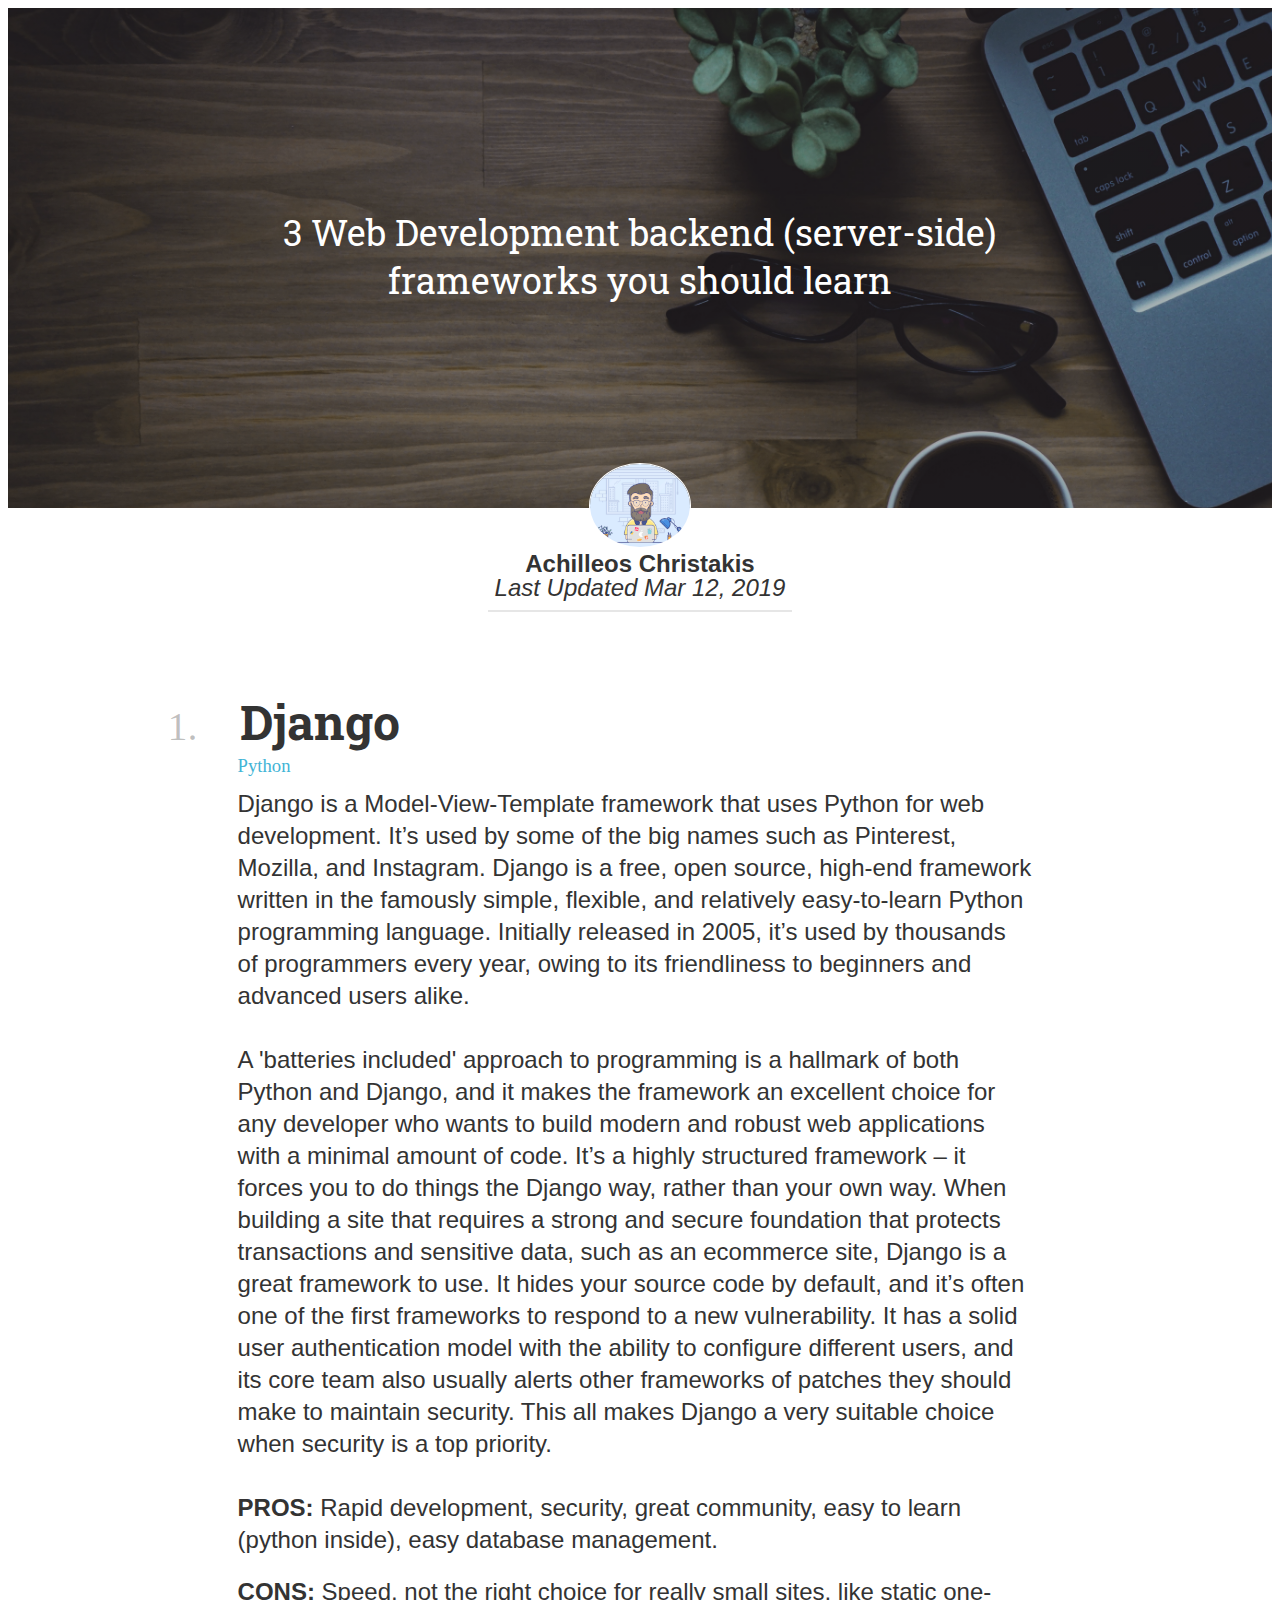
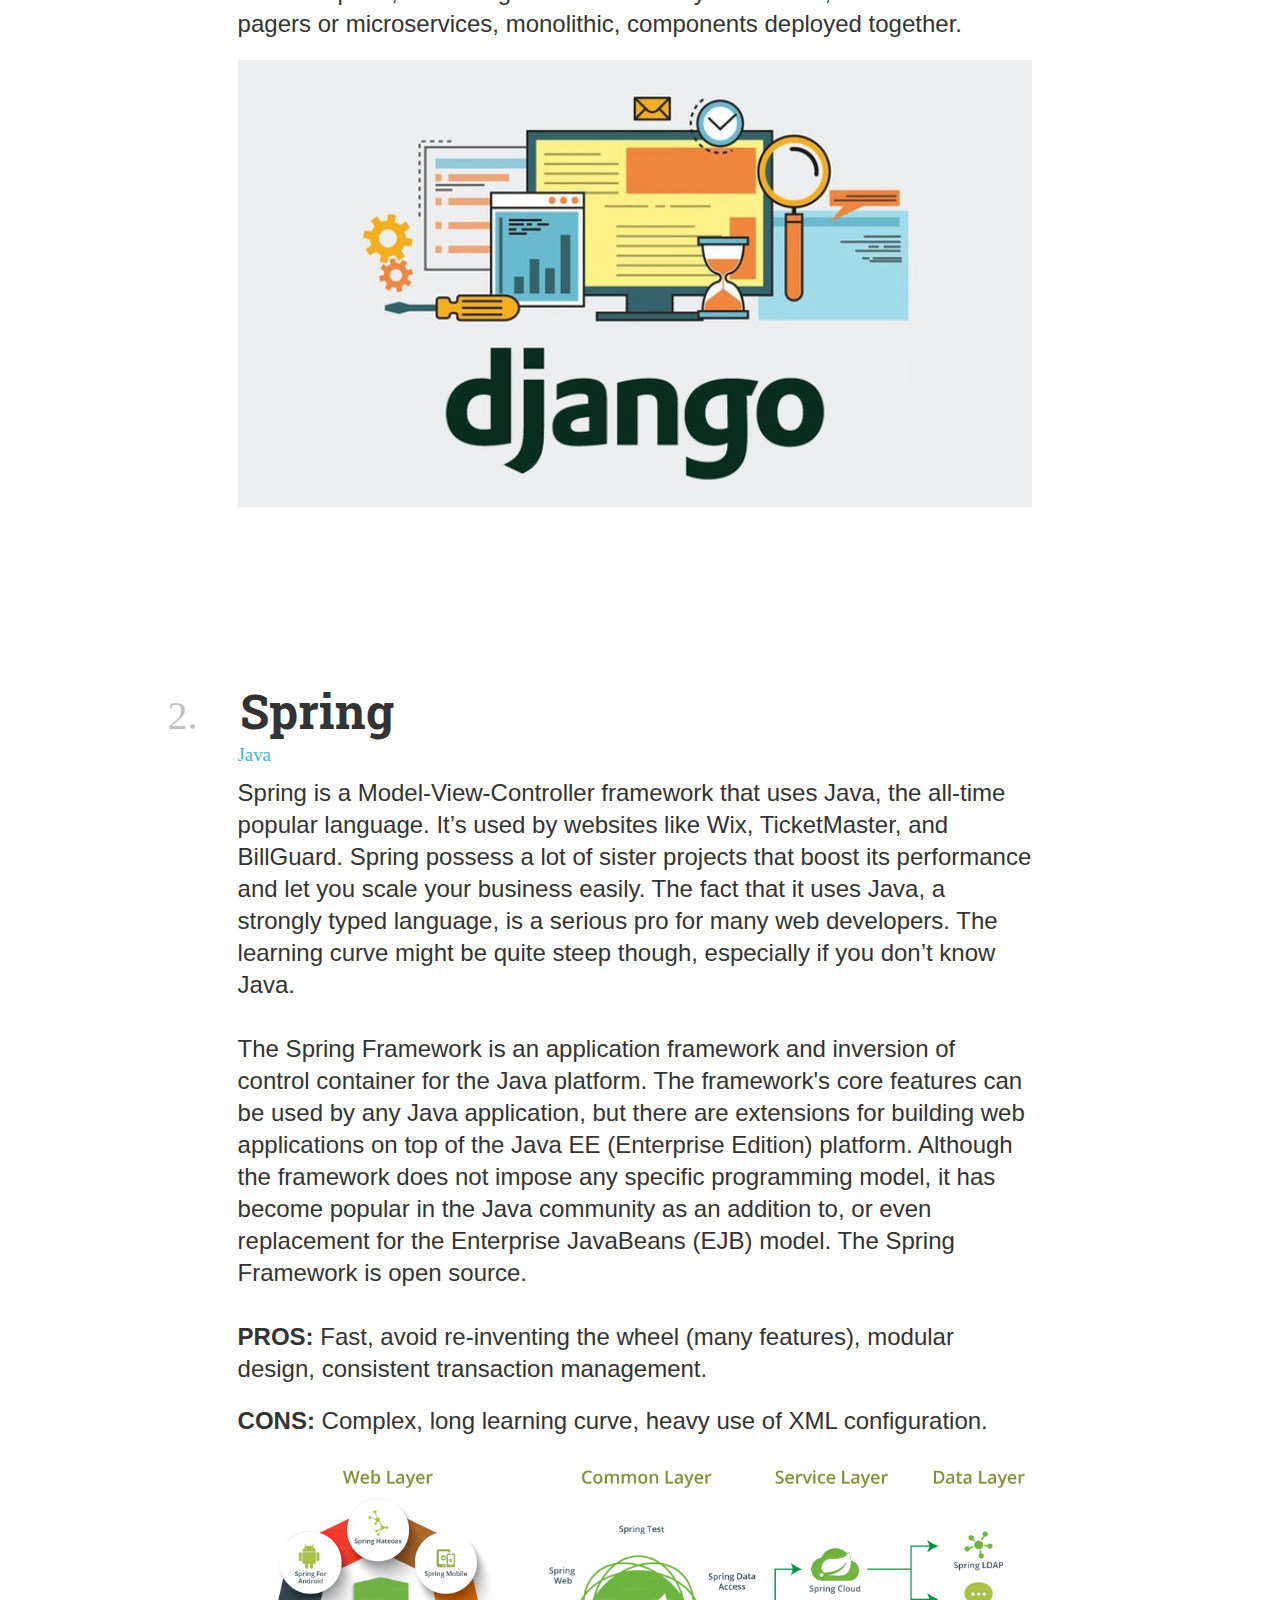
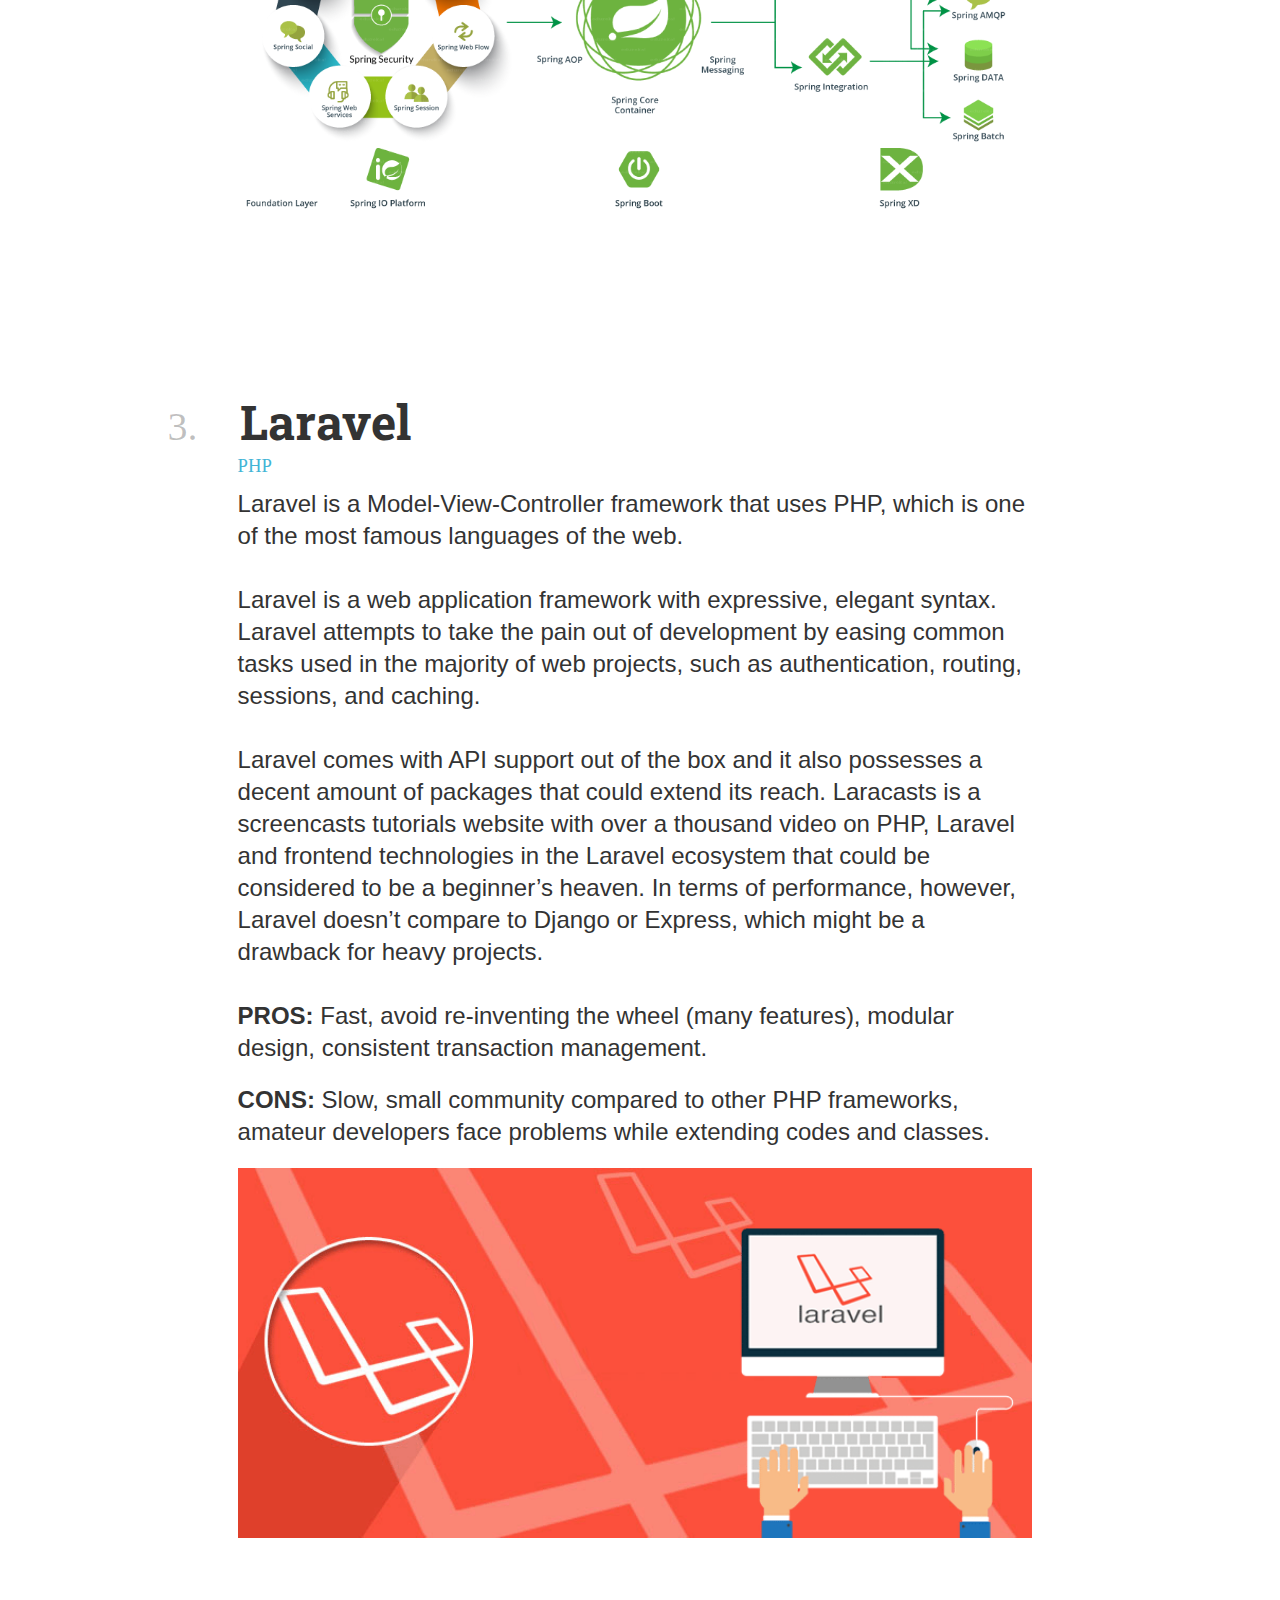
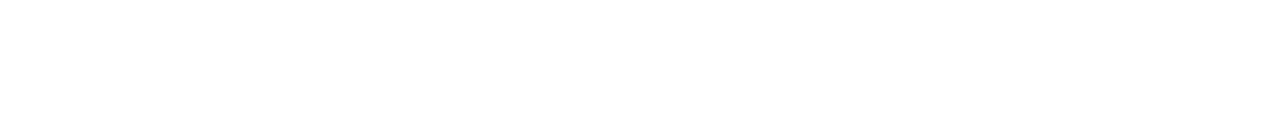
<file: HW3/listicle.html>
<!DOCTYPE html>
<html>

<head>
  <meta charset="utf-8">
  <title>3 Web Development backend (server-side) frameworks you should learn</title>
  <link rel="icon" type="image/png" href="images/favicon-32x32.png" sizes="32x32" />
  <link rel="icon" type="image/png" href="images/favicon-16x16.png" sizes="16x16" />
  <link href="https://fonts.googleapis.com/css?family=Roboto+Slab" rel="stylesheet">
  <link rel="stylesheet" href="css/listicle-style.css" />
  <meta name="viewport" content="width=device-width, initial-scale=1">
</head>

<body>

  <!-- TODO(you): Write the HTML necessary to complete HW3! -->

  <!--

    ******************************************
    DO NOT TRANSCRIBE THE ARTICLE YOURSELF!!!!
    ******************************************

    You do not have to type in all of the text on the page!

    The contents of the article is in `listicle-content.txt`, which is
    included in this directory. Copy and paste the contents of that file into
    this HTML file as needed. You should only need to add HTML to markup the
    content.
    <img src="images/header.jpg" width=100% height=500px />
  -->
  <div class="top">
    <p id="title">3 Web Development backend (server-side) frameworks you should learn</p>
  </div>
  <div>
    <div id="person">
      <img id="avatar" src="images/avatar.png" /><br />
    </div>
    <div class="underAvatar">
      <p class="name">
        <span id="boldName">Achilleos Christakis</span><br />
        Last Updated Mar 12, 2019<br/>
      </p>
    </div>
  </div>
  <div>
    <div class="data">
      <div id="spacer"></div>
      <ol>
        <li>
          <div class="parTitle">
            <p class="titleDef">Django</p>
            <div class="uT"><a class="underTitle" href="https://www.djangoproject.com/">Python</a>
            </div>
          </div>
          <div class="spacer20"></div>
          <p class="text">
            Django is a Model-View-Template framework that uses Python for web development. It’s used by some of the big
            names such as Pinterest, Mozilla, and Instagram. Django is a free, open source, high-end framework written
            in
            the famously simple, flexible, and relatively easy-to-learn Python programming language. Initially released
            in
            2005, it’s used by thousands of programmers every year, owing to its friendliness to beginners and advanced
            users alike.
            <br /><br />A 'batteries included' approach to programming is a hallmark of both Python and Django, and it
            makes the framework an excellent choice for any developer who wants to build modern and robust web
            applications with a minimal amount of code. It’s a highly structured framework – it forces you to do things
            the Django way, rather than your own way. When building a site that requires a strong and secure foundation
            that protects transactions and sensitive data, such as an ecommerce site, Django is a great framework to
            use.
            It hides your source code by default, and it’s often one of the first frameworks to respond to a new
            vulnerability. It has a solid user authentication model with the ability to configure different users, and
            its
            core team also usually alerts other frameworks of patches they should make to maintain security. This all
            makes Django a very suitable choice when security is a top priority.
            <br /><br /><strong class="proscons">PROS:</strong> Rapid development, security, great community, easy to
            learn (python inside), easy database management.
            <div class="spacer20"></div>
            <p class="text">
              <strong class="proscons">CONS:</strong> Speed, not the right choice for really small sites, like
              static one-pagers or microservices, monolithic, components deployed together.
            </p>
            <div class="spacer20"></div>
            <div id="imgContainer">
              <img id="endImg" src="images/django.jpg" />
            </div>
          </p>
          <div class="spacer120"></div>
        </li>
        <li>
            <div class="parTitle">
                <p class="titleDef">Spring</p>
                <div class="uT"><a class="underTitle" href="https://spring.io/">Java</a></div>
                
              </div>
              <div class="spacer20"></div>
              <p class="text">
                Spring is a Model-View-Controller framework that uses Java, the all-time popular language. It’s used by websites like
                Wix, TicketMaster, and BillGuard. Spring possess a lot of sister projects that boost its performance and let you scale
                your business easily. The fact that it uses Java, a strongly typed language, is a serious pro for many web developers.
                The learning curve might be quite steep though, especially if you don’t know Java.
                <br/><br/>
                The Spring Framework is an application framework and inversion of control container for the Java platform. The
                framework's core features can be used by any Java application, but there are extensions for building web applications
                on top of the Java EE (Enterprise Edition) platform. Although the framework does not impose any specific programming
                model, it has become popular in the Java community as an addition to, or even replacement for the Enterprise JavaBeans
                (EJB) model. The Spring Framework is open source.
                <br /><br /><strong class="proscons">PROS:</strong> Fast, avoid re-inventing the wheel (many features), modular design, consistent transaction management.
                <div class="spacer20"></div>
                <p class="text">
                  <strong class="proscons">CONS:</strong> Complex, long learning curve, heavy use of XML configuration.
                </p>
                <div class="spacer20"></div>
                <div id="imgContainer">
                  <img id="endImg" src="images/spring.png" />
                </div>
              </p>
              <div class="spacer120"></div>
        </li>
        <li>
            <div class="parTitle">
                <p class="titleDef">Laravel</p>
                <div class="uT"><a class="underTitle" href="https://laravel.com/">PHP</a></div>
              </div>
              <div class="spacer20"></div>
              <p class="text">
                Laravel is a Model-View-Controller framework that uses PHP, which is one of the most famous languages of the web.
                <br /><br />
                Laravel is a web application framework with expressive, elegant syntax. Laravel attempts to take the pain out of
                development by easing common tasks used in the majority of web projects, such as authentication, routing, sessions, and
                caching.
                <br /><br />
                Laravel comes with API support out of the box and it also possesses a decent amount of packages that could extend its
                reach. Laracasts is a screencasts tutorials website with over a thousand video on PHP, Laravel and frontend technologies
                in the Laravel ecosystem that could be considered to be a beginner’s heaven. In terms of performance, however, Laravel
                doesn’t compare to Django or Express, which might be a drawback for heavy projects.
                <br /><br /><strong class="proscons">PROS:</strong> Fast, avoid re-inventing the wheel (many features), modular
                design, consistent transaction management.
                <div class="spacer20"></div>
                <p class="text">
                  <strong class="proscons">CONS:</strong> Slow, small community compared to other PHP frameworks, amateur developers face problems while extending codes and classes.
                </p>
                <div class="spacer20"></div>
                <img id="endImg" src="images/laravel.png" /> 
              </p>
              <div class="spacer120"></div>
        </li>
      </ol>
    </div>
  </div>




</body>

</html>
</file>
<file: HW3/css/listicle-style.css>
/**
 TODO(you): Write the CSS necessary to complete HW1!
*/

.top {
    background-image: url("../images/header.jpg");
    background-size: cover;
    background-position: top;
    background-repeat: no-repeat;
    background-attachment: fixed;
    width: 100%;
    height: 500px;
    background-image: linear-gradient(rgba(0, 0, 0, .3),rgba(0, 0, 0, .3)), url(../images/header.jpg);
}
.underAvatar{
    width: 100%;
    text-align: center;

}
#boldName{
    font-weight: bold;
    font-style: normal;
}
.name{
    position: relative;
    width: 300px;
    font-size: 18pt ;
    border-bottom: 2px solid #e6e6e6;
    padding-left: 2px;
    padding-right: 2px;
    padding-bottom: 10px;
    line-height: 24px;
    text-align: center;
    margin: auto;
    font-style: italic;
    margin-bottom: 50px;
    font-family: 'Source Sans Pro', sans-serif;
    color: rgb(51, 51, 51);
    margin-bottom: 0px;
    
}

hr{
    height: 2px;
    width: 270px;
    color: #e6e6e6;
}
.parTitle{
    position: relative;
    height: 80px;
}
.text{
    font-size: 18pt;
    color:  rgb(51, 51, 51) ;
    margin: auto;
    font-family: 'Source Sans Pro', sans-serif;
    line-height: 32px;
}

li{
    color: rgba(0, 0, 0, 0.25);
    font-size: 30pt;
    padding-left: 30px;
    margin-left: 0px;
}
.titleDef {
    color: rgb(51, 51, 51);
    font-size: 36pt;
    padding: 2px;
    font-weight: bold;
    margin: auto;
    font-family: 'Roboto Slab', serif;
}
.uT{
    margin: -20px;
    padding: 0px 2px 2px 20px;
    
}
.underTitle{
    
    color: #42b4d6;
    font-size: 14pt;   
}
.underTitle:link{
    text-decoration: none;
    font-style: normal;
}
.underTitle:hover{
    text-decoration: underline;
}

#title{
    position: relative;
    width: 780px;
    margin: auto;
	color: white;
    font-size: 36px;
	text-align: center;
    top: 40%;
    font-family: 'Roboto Slab', serif;
    font-weight: normal;
    top: 40%;
    
}
.spacer120{
    height: 120px;
}
.spacer20{
    height: 20px;
}
div{
    width: 100%;
    margin: 0px;
}
#imgContainer{
    width: 100%;
}
.data{
    margin-top: 0px;
    padding-right: 15%;
    padding-left: 15%;
    width: 66%;
    
}
ol{
    padding-inline-start: 10px;
}

#endImg{
    width:100%;
    text-align: center;
    margin: auto;
    
}

#person{
    position: relative;
    margin-top: -45px;
    text-align: center;
    
    
}
#avatar{
    width: 100px;
    border: 1px solid white;
    border-radius: 100%;

}
#spacer{
    height: 60px;
}
</file>
